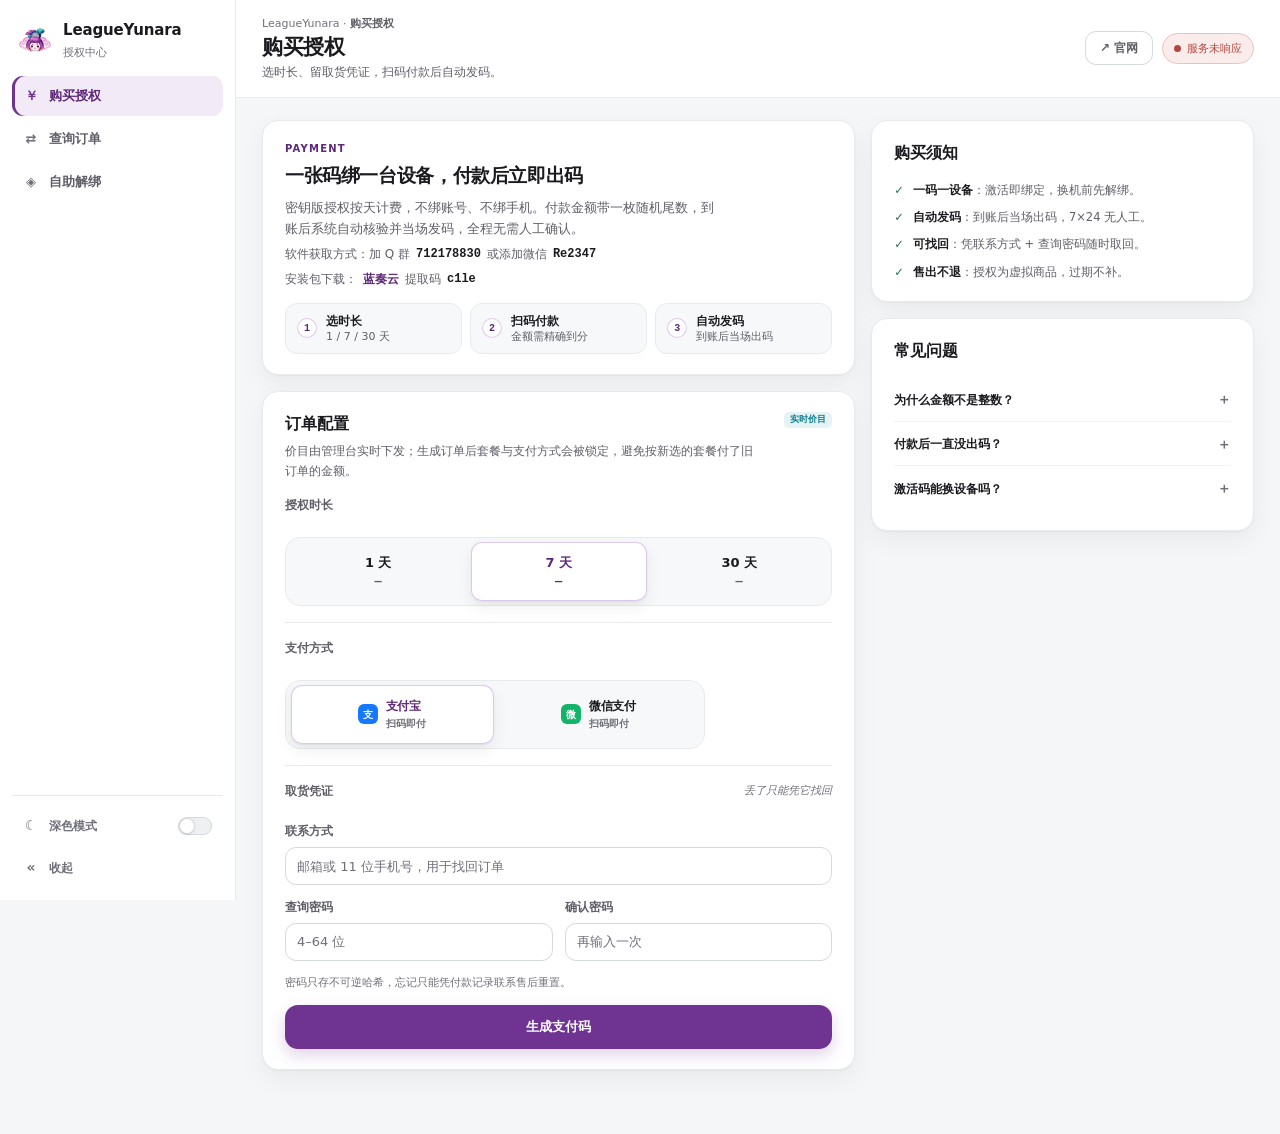
<file: index.html>
<!doctype html>
<html lang="zh-CN">
  <head>
    <meta charset="UTF-8" />
    <meta http-equiv="Content-Security-Policy" content="default-src 'self'; script-src 'self'; style-src 'self'; img-src 'self' data:; connect-src 'self' https://1476066536-elj6sayzy3.ap-hongkong.tencentscf.com https://pay-api.re2347.ccwu.cc https://kzqgphxrghdclkwneqyn.supabase.co https://license.re2347.ccwu.cc; base-uri 'none'; form-action 'self'; object-src 'none'" />
    <meta name="referrer" content="no-referrer" />
    <meta name="viewport" content="width=device-width, initial-scale=1, viewport-fit=cover" />
    <meta name="theme-color" content="#f5f6f7" />
    <meta name="description" content="LeagueYunara 授权中心：购买授权、查询订单、自助解绑集中在一个控制台式页面。" />
    <title>购买授权 · LeagueYunara</title>
    <link rel="icon" href="./assets/mark.png" type="image/png" />
    <!-- 主题与侧栏折叠必须在首次绘制前落到 <html> 上，否则会先闪一下白、再闪一下展开态。
         页面 CSP 是 script-src 'self'，所以这段只能是独立文件，不能内联。 -->
    <script src="./theme.js"></script>
    <!-- 库存查询与解绑探活在脚本初始化时就要打接口；提前握手，省掉那次 DNS+TCP+TLS 排队。
         三条都留着：SCF 香港是主通道，Supabase 是第二通道，CF Worker 是最后兜底。 -->
    <link rel="preconnect" href="https://1476066536-elj6sayzy3.ap-hongkong.tencentscf.com" crossorigin />
    <link rel="preconnect" href="https://kzqgphxrghdclkwneqyn.supabase.co" crossorigin />
    <link rel="preconnect" href="https://pay-api.re2347.ccwu.cc" crossorigin />
    <link rel="preconnect" href="https://license.re2347.ccwu.cc" crossorigin />
    <link rel="stylesheet" href="./pay.css" />
  </head>
  <body>
    <a class="skip-link" href="#main">跳到主要内容</a>

    <div class="app-shell">
      <aside class="sider" id="sidebar">
        <a class="sider__brand" href="#pay" aria-label="LeagueYunara 授权中心，回到购买授权">
          <span class="brand-mark" aria-hidden="true"><img src="./assets/mark.png" alt="" /></span>
          <span class="brand-text">
            <strong>LeagueYunara</strong>
            <small>授权中心</small>
          </span>
        </a>

        <nav class="sider__menu" aria-label="买家功能">
          <span class="menu-cursor" aria-hidden="true"></span>
          <a class="menu-item is-active" href="#pay" data-view="pay"><span class="menu-item__icon" aria-hidden="true">￥</span><span class="menu-item__text">购买授权</span></a>
          <a class="menu-item" href="#query" data-view="query"><span class="menu-item__icon" aria-hidden="true">⇄</span><span class="menu-item__text">查询订单</span></a>
          <a class="menu-item" href="#unbind" data-view="unbind"><span class="menu-item__icon" aria-hidden="true">◈</span><span class="menu-item__text">自助解绑</span></a>
        </nav>

        <div class="sider__foot">
          <button class="theme-toggle" id="theme-toggle" type="button" role="switch" aria-checked="false">
            <span class="theme-toggle__glyph" aria-hidden="true">☾</span>
            <span class="theme-toggle__text">深色模式</span>
            <span class="theme-toggle__knob" aria-hidden="true"></span>
          </button>
          <button class="sider__collapse" id="sider-collapse" type="button">
            <span class="sider__collapse-icon" aria-hidden="true">«</span>
            <span>收起</span>
          </button>
        </div>
      </aside>

      <div class="layout">
        <header class="page-head">
          <button class="icon-button" id="nav-toggle" type="button" aria-label="打开功能菜单" aria-expanded="false">☰</button>
          <div class="page-head__text">
            <p class="crumb">LeagueYunara · <strong id="crumb-text">购买授权</strong></p>
            <h1 id="view-title">购买授权</h1>
            <p class="page-desc" id="view-desc">选时长、留取货凭证，扫码付款后自动发码。</p>
          </div>
          <div class="page-head__actions">
            <a class="button button-quiet" href="https://re2347.github.io/leagueyunara-shop/" target="_blank" rel="noopener noreferrer">↗ 官网</a>
            <span class="connection-state" id="service-state">服务自检中</span>
          </div>
        </header>

        <main class="page-body" id="main">
          <!-- ================================================== 购买授权
               这个视图里的 .stage / [data-plan] / [data-method] 是 pay.js 的私有选择器：
               它用 document.querySelectorAll(".stage") 这种全局查询，所以 .stage 只能出现在这里。 -->
          <section class="view" data-view="pay" aria-labelledby="view-title">
            <div class="page-grid">
              <div class="stack">
                <section class="card intro-card" aria-labelledby="intro-title">
                  <div class="intro-head">
                    <div>
                      <p class="eyebrow">PAYMENT</p>
                      <h2 class="intro-title" id="intro-title">一张码绑一台设备，付款后立即出码</h2>
                      <p class="intro-copy">密钥版授权按天计费，不绑账号、不绑手机。付款金额带一枚随机尾数，到账后系统自动核验并当场发码，全程无需人工确认。</p>
                      <p class="contact-line">软件获取方式：加 Q 群 <b>712178830</b> 或添加微信 <b>Re2347</b></p>
                      <p class="contact-line">安装包下载：<a href="https://wwboj.lanzouc.com/b01euq54ah" target="_blank" rel="noopener noreferrer">蓝奏云</a> 提取码 <b>c1le</b></p>
                    </div>
                  </div>
                  <div class="flow" aria-label="购买流程">
                    <div class="flow__step"><span class="flow__n">1</span><span class="flow__text"><b>选时长</b>1 / 7 / 30 天</span></div>
                    <div class="flow__step"><span class="flow__n">2</span><span class="flow__text"><b>扫码付款</b>金额需精确到分</span></div>
                    <div class="flow__step"><span class="flow__n">3</span><span class="flow__text"><b>自动发码</b>到账后当场出码</span></div>
                  </div>
                </section>

                <section class="card" aria-labelledby="order-title">
                  <!-- 1 · 选择与登记 -->
                  <div class="stage" data-stage="setup">
                    <div class="card__head">
                      <div>
                        <h2 id="order-title">订单配置</h2>
                        <p class="card__desc">价目由管理台实时下发；生成订单后套餐与支付方式会被锁定，避免按新选的套餐付了旧订单的金额。</p>
                      </div>
                      <span class="tag tag-teal">实时价目</span>
                    </div>

                    <div class="form-block">
                      <div class="block-label">
                        <span>授权时长</span>
                        <em class="stock" id="stock" data-level="ok" hidden>库存充足</em>
                      </div>
                      <div class="seg" role="radiogroup" aria-label="授权时长" data-seg="plan">
                        <span class="seg__cursor" aria-hidden="true"></span>
                        <button class="seg__item" type="button" role="radio" aria-checked="false" data-plan="1"><b>1 天</b><i>—</i></button>
                        <button class="seg__item" type="button" role="radio" aria-checked="true" data-plan="7"><b>7 天</b><i>—</i></button>
                        <button class="seg__item" type="button" role="radio" aria-checked="false" data-plan="30"><b>30 天</b><i>—</i></button>
                      </div>
                    </div>

                    <div class="form-block">
                      <div class="block-label"><span>支付方式</span></div>
                      <div class="seg seg--method" role="radiogroup" aria-label="支付方式" data-seg="method">
                        <span class="seg__cursor" aria-hidden="true"></span>
                        <button class="seg__item method" type="button" role="radio" aria-checked="true" data-method="alipay"><span class="method__mark alipay" aria-hidden="true">支</span><span class="method__text"><b>支付宝</b><small>扫码即付</small></span></button>
                        <button class="seg__item method" type="button" role="radio" aria-checked="false" data-method="wechat"><span class="method__mark wechat" aria-hidden="true">微</span><span class="method__text"><b>微信支付</b><small>扫码即付</small></span></button>
                      </div>
                    </div>

                    <div class="form-block">
                      <div class="block-label"><span>取货凭证</span><em class="hint">丢了只能凭它找回</em></div>
                      <form class="voucher" id="order-form" novalidate>
                        <label class="field">
                          <span>联系方式</span>
                          <input id="contact" type="text" autocomplete="email" inputmode="email" maxlength="200" placeholder="邮箱或 11 位手机号，用于找回订单" required />
                        </label>
                        <div class="field-row">
                          <label class="field">
                            <span>查询密码</span>
                            <input id="password" type="password" autocomplete="new-password" minlength="4" maxlength="64" placeholder="4–64 位" required />
                          </label>
                          <label class="field">
                            <span>确认密码</span>
                            <input id="password2" type="password" autocomplete="new-password" minlength="4" maxlength="64" placeholder="再输入一次" required />
                          </label>
                        </div>
                        <p class="hint" id="form-hint">密码只存不可逆哈希，忘记只能凭付款记录联系售后重置。</p>
                        <button class="button button-primary button-lg button-block" type="submit" id="create-order">生成支付码</button>
                      </form>
                    </div>
                  </div>

                  <!-- 2 · 付款 -->
                  <div class="stage" data-stage="pay" hidden>
                    <div class="pay-head">
                      <div>
                        <p class="eyebrow" id="pay-channel">支付宝收款</p>
                        <!-- pay.js 把「￥20.13」整串写进这个元素，所以 ￥ 由 JS 带，标记里不再另写一份。 -->
                        <p class="amount" id="pay-amount">￥0.00</p>
                        <p class="amount-note">请在倒计时内完成支付，超时后这笔订单的尾数会回收给别人。</p>
                      </div>
                      <div class="countdown" data-expired="false">
                        <span class="clock" id="timer-clock">02:00</span>
                        <span class="countdown__label" id="timer-state">等待支付</span>
                      </div>
                    </div>
                    <!-- 进度条由 pay.js 写 --left 驱动（scaleX）。 -->
                    <div class="timer-track"><div class="timer-fill" id="timer-fill"></div></div>

                    <div class="callout pay-callout">
                      <span class="callout__icon" aria-hidden="true">!</span>
                      <p class="callout__body" id="mustpay">务必按此金额付款，否则无法自动到账</p>
                    </div>

                    <div class="pay-grid pay-grid--spaced">
                      <div class="qr-plate" id="qr-plate">
                        <img id="qr-image" alt="收款二维码" />
                        <p class="qr-plate__fallback" id="qr-fallback" hidden>收款码加载失败，请刷新页面</p>
                        <p class="qr-caption"><span aria-hidden="true">◧</span> 扫码后在收款页输入 <b>精确金额</b></p>
                      </div>
                      <div class="pay-side">
                        <button class="button button-quiet button-block" type="button" id="copy-amount">复制金额</button>
                        <button class="button button-quiet button-block" type="button" id="restart">重新选择套餐</button>
                        <p class="hint">扫码后在收款页输入上面的金额；到账后自动核验发放，无需提交付款截图。若长时间没有出码，凭付款记录联系售后。</p>
                      </div>
                    </div>
                  </div>

                  <!-- 3 · 出码 -->
                  <div class="stage" data-stage="done" hidden>
                    <div class="done-head">
                      <span class="done-check" aria-hidden="true">✓</span>
                      <p class="eyebrow">DELIVERED</p>
                      <h2 class="done-title">支付已确认，激活码已发放</h2>
                      <p class="done-copy">这张码已绑定到第一台激活它的设备。换电脑前请到「自助解绑」释放旧设备，否则新机器会激活失败。</p>
                    </div>
                    <div class="code-plate">
                      <span class="code-plate__value" id="delivery-code">--------</span>
                      <button class="button button-quiet" type="button" id="copy-code">复制激活码</button>
                    </div>
                    <ol class="next-steps">
                      <li><span>01</span><span>打开客户端授权窗口，把激活码粘进去，点<b>激活</b>。</span></li>
                      <li><span>02</span><span>这台设备会成为<b>唯一</b>绑定设备；同一天内换机需要走自助解绑。</span></li>
                      <li><span>03</span><span>凭证（联系方式 + 查询密码）可随时在<b>查询订单</b>里取回这张码。</span></li>
                    </ol>
                    <div class="result-actions">
                      <a class="button button-primary" href="#query">去查询订单</a>
                      <a class="button button-quiet" href="#unbind">自助解绑</a>
                    </div>
                  </div>

                  <!-- 4 · 过期 -->
                  <div class="stage" data-stage="expired" hidden>
                    <div class="done-head">
                      <span class="done-check done-check--warn" aria-hidden="true">⌛</span>
                      <p class="eyebrow">EXPIRED</p>
                      <h2 class="done-title">这笔订单超时了</h2>
                      <p class="done-copy">尾数池里的金额会在两分钟后回收给别人，所以这笔订单不能再付。还没付款的话重新生成即可；若已经付款，请凭付款记录联系官方客服人工补发。</p>
                    </div>
                    <div class="result-actions">
                      <button class="button button-primary" type="button" id="retry">重新生成支付码</button>
                      <a class="button button-quiet" href="#query">先查订单</a>
                    </div>
                  </div>
                </section>
              </div>

              <aside class="rail">
                <section class="card" aria-labelledby="rules-title">
                  <div class="card__head"><h2 id="rules-title">购买须知</h2></div>
                  <ul class="trust-list">
                    <li><i aria-hidden="true">✓</i><span><b>一码一设备</b>：激活即绑定，换机前先解绑。</span></li>
                    <li><i aria-hidden="true">✓</i><span><b>自动发码</b>：到账后当场出码，7×24 无人工。</span></li>
                    <li><i aria-hidden="true">✓</i><span><b>可找回</b>：凭联系方式 + 查询密码随时取回。</span></li>
                    <li><i aria-hidden="true">✓</i><span><b>售出不退</b>：授权为虚拟商品，过期不补。</span></li>
                  </ul>
                </section>

                <section class="card" aria-labelledby="pay-faq-title">
                  <div class="card__head"><h2 id="pay-faq-title">常见问题</h2></div>
                  <div class="faq" data-faq>
                    <div class="faq__item">
                      <button class="faq__q" type="button" aria-expanded="false">为什么金额不是整数？<span class="faq__sign" aria-hidden="true">＋</span></button>
                      <div class="faq__a"><div>每位买家会分到一枚不同的分位尾数，系统按「金额 + 时间窗」匹配到账记录。付整数会让系统无法判断这笔钱属于哪张订单。</div></div>
                    </div>
                    <div class="faq__item">
                      <button class="faq__q" type="button" aria-expanded="false">付款后一直没出码？<span class="faq__sign" aria-hidden="true">＋</span></button>
                      <div class="faq__a"><div>先确认实付金额与页面完全一致。一致却没出码，带上付款截图与订单号找群管，能按订单号直接补发。</div></div>
                    </div>
                    <div class="faq__item">
                      <button class="faq__q" type="button" aria-expanded="false">激活码能换设备吗？<span class="faq__sign" aria-hidden="true">＋</span></button>
                      <div class="faq__a"><div>可以，每天有两次自助解绑额度（北京时间 00:00 重置）。解绑后旧设备下次校验时退出，新设备用同一张码激活。</div></div>
                    </div>
                  </div>
                </section>
              </aside>
            </div>
          </section>

          <!-- ================================================== 查询订单 -->
          <section class="view" data-view="query" hidden aria-labelledby="view-title">
            <div class="page-grid">
              <div class="stack">
                <section class="card" aria-labelledby="search-title">
                  <div class="card__head">
                    <div>
                      <h2 id="search-title">凭联系方式查询</h2>
                      <p class="card__desc">填下单时留的邮箱或手机号，会列出它名下的全部订单；也可以直接填订单号，但那样只能看到那一单。</p>
                    </div>
                    <span class="tag">无需登录</span>
                  </div>
                  <form class="search-form" id="query-form" novalidate>
                    <label class="field" for="query-input">
                      <span>联系方式 <em>或订单号</em></span>
                      <input id="query-input" type="text" autocomplete="off" maxlength="200" placeholder="邮箱 / 11 位手机号 / 订单号" required />
                    </label>
                    <button class="button button-primary" type="submit">查询</button>
                  </form>
                  <p class="hint hint-spaced">密码只存不可逆哈希；查看卡密要用那笔订单的查询密码，连续输错会按订单临时锁定。</p>
                </section>

                <section class="card" aria-labelledby="results-title">
                  <div class="card__head">
                    <div>
                      <h2 id="results-title">订单列表</h2>
                      <p class="card__desc">每张订单要单独输入查询密码才会显示激活码，查看动作会写入审计记录。</p>
                    </div>
                  </div>
                  <div id="results" class="results" aria-live="polite"></div>
                </section>
              </div>

              <aside class="rail">
                <section class="card" aria-labelledby="how-title">
                  <div class="card__head">
                    <div>
                      <p class="section-kicker">HOW IT WORKS</p>
                      <h2 id="how-title">三步取回激活码</h2>
                    </div>
                  </div>
                  <ol class="next-steps">
                    <li><span>01</span><span>填<b>下单时留的</b>邮箱或手机号，或直接填订单号。</span></li>
                    <li><span>02</span><span>在列表里找到对应的那一笔，核对<b>金额与时间</b>。</span></li>
                    <li><span>03</span><span>输入那笔订单的<b>查询密码</b>才显示激活码。</span></li>
                  </ol>
                  <p class="card__foot">订单号在付款页与付款备注里都能看到。</p>
                </section>

                <section class="card" aria-labelledby="query-faq-title">
                  <div class="card__head"><h2 id="query-faq-title">常见问题</h2></div>
                  <div class="faq" data-faq>
                    <div class="faq__item">
                      <button class="faq__q" type="button" aria-expanded="false">密码忘了怎么办？<span class="faq__sign" aria-hidden="true">＋</span></button>
                      <div class="faq__a"><div>密码不可逆保存，页面无法重置。带上付款记录联系群管，核对该笔订单的金额与时间后人工重置。</div></div>
                    </div>
                    <div class="faq__item">
                      <button class="faq__q" type="button" aria-expanded="false">为什么显示已锁定？<span class="faq__sign" aria-hidden="true">＋</span></button>
                      <div class="faq__a"><div>同一笔订单短时间内输错多次密码会触发锁定，避免被逐个试探。等锁定过去后重试，或联系售后按订单解锁。</div></div>
                    </div>
                    <div class="faq__item">
                      <button class="faq__q" type="button" aria-expanded="false">查到了但显示没发码？<span class="faq__sign" aria-hidden="true">＋</span></button>
                      <div class="faq__a"><div>「待支付 / 核验中」的订单还没有激活码。若已付满金额仍是这样，带订单号找群管补发。</div></div>
                    </div>
                  </div>
                </section>
              </aside>
            </div>
          </section>

          <!-- ================================================== 自助解绑 -->
          <section class="view" data-view="unbind" hidden aria-labelledby="view-title">
            <div class="page-grid">
              <div class="stack">
                <ol class="steps" aria-label="解绑流程">
                  <li><b>填激活码</b><span>客户端「授权」窗口或购买记录里</span></li>
                  <li><b>确认解绑</b><span>这一步会立刻让旧设备掉线</span></li>
                  <li><b>新设备激活</b><span>用同一张码，无需重新购买</span></li>
                </ol>

                <section class="card" aria-labelledby="unbind-title">
                  <div class="card__head">
                    <div>
                      <h2 id="unbind-title">释放当前绑定的设备</h2>
                      <p class="card__desc">解绑只释放「设备绑定」，不动授权时长。勾选确认后提交，结果会显示在下方。</p>
                    </div>
                    <span class="tag">每日 1 次</span>
                  </div>

                  <form class="voucher" id="unbind-form" novalidate>
                    <div class="field">
                      <label for="license-code">激活码</label>
                      <input
                        id="license-code"
                        name="license-code"
                        class="code-input"
                        type="text"
                        autocomplete="off"
                        autocapitalize="characters"
                        spellcheck="false"
                        maxlength="64"
                        placeholder="形如 XXXX-XXXX-XXXX-XXXX-XXXX-XXXX-XXXX"
                        aria-describedby="code-error"
                        required
                      />
                      <p class="hint is-error" id="code-error" hidden></p>
                      <p class="hint">大小写和短横线都可以省略，服务端按原样识别；粘贴后会自动分组。</p>
                    </div>

                    <p class="warn-box">
                      每张激活码<b>每天可自助解绑两次</b>，北京时间凌晨 00:00 重置。
                      解绑本身不退款、不延长授权时间，也不会把剩余天数转给另一张码。
                    </p>

                    <label class="confirm" for="unbind-confirm">
                      <input type="checkbox" id="unbind-confirm" name="unbind-confirm" />
                      <span>我知道<b>旧电脑上的软件会立刻失效</b>，确认释放这台设备。</span>
                    </label>

                    <button class="button button-primary button-lg button-block" id="unbind-submit" type="submit" disabled>解绑旧设备</button>
                  </form>
                </section>

                <section class="result-panel" id="result-panel" hidden aria-live="polite" aria-atomic="true"></section>

                <p class="footnote">
                  激活码忘了、已过期或被撤销，走不了这个页面？加 Q 群 <b>712178830</b> 或微信 <b>Re2347</b> 找群管人工处理，需要提供这张码的所有权说明。
                </p>
              </div>

              <aside class="rail">
                <section class="card" aria-labelledby="unbind-rules-title">
                  <div class="card__head">
                    <div>
                      <p class="section-kicker">RULES</p>
                      <h2 id="unbind-rules-title">解绑规则</h2>
                    </div>
                  </div>
                  <ul class="trust-list">
                    <li><i aria-hidden="true">1</i><span><b>每天两次</b>：同一张码一天内最多放行两次，防止一号多机。</span></li>
                    <li><i aria-hidden="true">2</i><span><b>北京时间 00:00 重置</b>：不是「24 小时后」，是零点。</span></li>
                    <li><i aria-hidden="true">3</i><span><b>不退款不延期</b>：解绑只换设备，授权时长照旧流逝。</span></li>
                    <li><i aria-hidden="true">4</i><span><b>失败不计次</b>：服务端回滚后今天这次不会消耗。</span></li>
                  </ul>
                </section>

                <section class="card" aria-labelledby="after-title">
                  <div class="card__head"><h2 id="after-title">解绑之后会发生什么</h2></div>
                  <ol class="next-steps">
                    <li><span>01</span><span>当前绑定的设备在下一次心跳校验时收到<b>退出</b>指令。</span></li>
                    <li><span>02</span><span>新电脑打开客户端，粘贴<b>同一张激活码</b>即可完成激活。</span></li>
                    <li><span>03</span><span>如果客户端还停留在已激活界面，重启一次客户端即可。</span></li>
                  </ol>
                </section>

                <section class="card help-card" aria-labelledby="help-title">
                  <div class="card__head"><h2 id="help-title">走不通这条路？</h2></div>
                  <div class="help-row"><span>QQ 群</span><b>712178830</b></div>
                  <div class="help-row"><span>微信</span><b>Re2347</b></div>
                  <p class="card__foot">卡密过期、被撤销，或一天内要解绑两台设备，只能人工处理；带上卡密与请求号。</p>
                </section>
              </aside>
            </div>
          </section>
        </main>
      </div>
    </div>

    <div class="scrim" id="scrim"></div>
    <div id="toast" class="toast" role="status" aria-live="polite"></div>

    <!-- 三个业务脚本以 module 方式加载：module 的顶层作用域天然隔离，
         它们各自那份 const state / $ / toast 不会互相覆盖，脚本本身一行都不用改。
         顺序即执行顺序，shell.js 放最后负责视图路由。 -->
    <script type="module" src="./pay.js"></script>
    <script type="module" src="./query.js"></script>
    <script type="module" src="./unbind.js"></script>
    <script type="module" src="./shell.js"></script>
  </body>
</html>
</file>
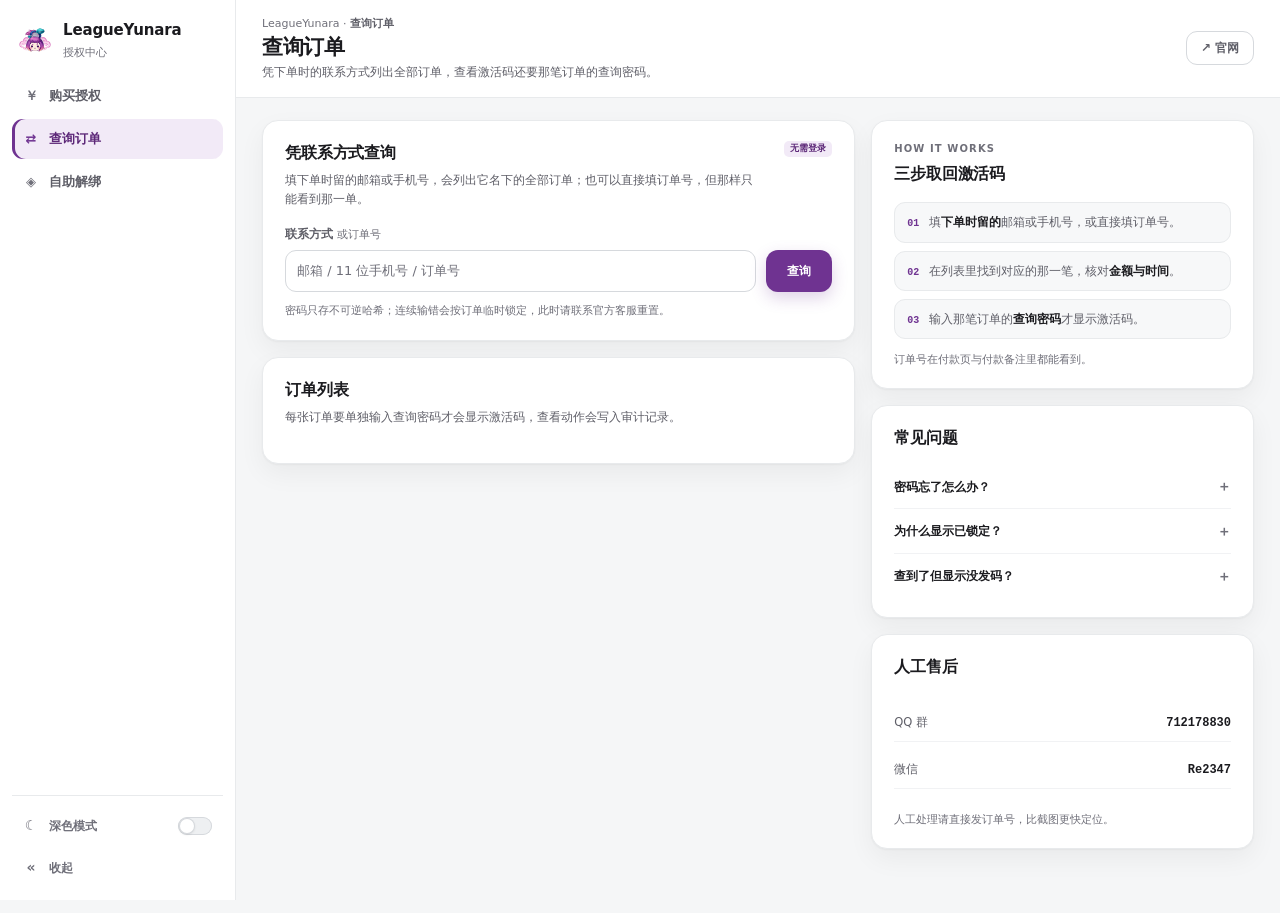
<file: query.html>
<!doctype html>
<html lang="zh-CN">
  <head>
    <meta charset="UTF-8" />
    <meta http-equiv="Content-Security-Policy" content="default-src 'self'; script-src 'self'; style-src 'self'; img-src 'self' data:; connect-src 'self' https://1476066536-elj6sayzy3.ap-hongkong.tencentscf.com https://pay-api.re2347.ccwu.cc https://kzqgphxrghdclkwneqyn.supabase.co https://license.re2347.ccwu.cc; base-uri 'none'; form-action 'self'; object-src 'none'" />
    <meta name="referrer" content="no-referrer" />
    <meta name="viewport" content="width=device-width, initial-scale=1, viewport-fit=cover" />
    <meta name="theme-color" content="#f5f6f7" />
    <meta name="description" content="凭下单时留的联系方式或订单号查询 LeagueYunara 授权订单，再输入查询密码查看激活码。" />
    <title>查询订单 · LeagueYunara</title>
    <link rel="icon" href="./assets/mark.png" type="image/png" />
    <script src="./theme.js"></script>
    <link rel="preconnect" href="https://kzqgphxrghdclkwneqyn.supabase.co" crossorigin />
    <link rel="preconnect" href="https://1476066536-elj6sayzy3.ap-hongkong.tencentscf.com" crossorigin />
    <link rel="stylesheet" href="./pay.css" />
  </head>
  <body>
    <a class="skip-link" href="#main">跳到主要内容</a>

    <div class="app-shell">
      <aside class="sider" id="sidebar">
        <span class="sider__brand">
          <span class="brand-mark" aria-hidden="true"><img src="./assets/mark.png" alt="" /></span>
          <span class="brand-text">
            <strong>LeagueYunara</strong>
            <small>授权中心</small>
          </span>
        </span>

        <nav class="sider__menu" aria-label="买家功能">
          <span class="menu-cursor" aria-hidden="true"></span>
          <a class="menu-item" href="./"><span class="menu-item__icon" aria-hidden="true">￥</span><span class="menu-item__text">购买授权</span></a>
          <a class="menu-item is-active" href="./query.html" aria-current="page"><span class="menu-item__icon" aria-hidden="true">⇄</span><span class="menu-item__text">查询订单</span></a>
          <a class="menu-item" href="./unbind.html"><span class="menu-item__icon" aria-hidden="true">◈</span><span class="menu-item__text">自助解绑</span></a>
        </nav>

        <div class="sider__foot">
          <button class="theme-toggle" id="theme-toggle" type="button" role="switch" aria-checked="false">
            <span class="theme-toggle__glyph" aria-hidden="true">☾</span>
            <span class="theme-toggle__text">深色模式</span>
            <span class="theme-toggle__knob" aria-hidden="true"></span>
          </button>
          <button class="sider__collapse" id="sider-collapse" type="button">
            <span class="sider__collapse-icon" aria-hidden="true">«</span>
            <span>收起</span>
          </button>
        </div>
      </aside>

      <div class="layout">
        <header class="page-head">
          <button class="icon-button" id="nav-toggle" type="button" aria-label="打开功能菜单" aria-expanded="false">☰</button>
          <div class="page-head__text">
            <p class="crumb">LeagueYunara · <strong>查询订单</strong></p>
            <h1>查询订单</h1>
            <p class="page-desc">凭下单时的联系方式列出全部订单，查看激活码还要那笔订单的查询密码。</p>
          </div>
          <div class="page-head__actions">
            <a class="button button-quiet" href="https://re2347.github.io/leagueyunara-shop/" target="_blank" rel="noopener noreferrer">↗ 官网</a>
          </div>
        </header>

        <main class="page-body" id="main">
          <div class="page-grid">
            <div class="stack">
              <section class="card" aria-labelledby="search-title">
                <div class="card__head">
                  <div>
                    <h2 id="search-title">凭联系方式查询</h2>
                    <p class="card__desc">填下单时留的邮箱或手机号，会列出它名下的全部订单；也可以直接填订单号，但那样只能看到那一单。</p>
                  </div>
                  <span class="tag">无需登录</span>
                </div>
                <form class="search-form" id="query-form" novalidate>
                  <label class="field" for="query-input">
                    <span>联系方式 <em>或订单号</em></span>
                    <input id="query-input" type="text" autocomplete="off" maxlength="200" placeholder="邮箱 / 11 位手机号 / 订单号" required />
                  </label>
                  <button class="button button-primary" type="submit">查询</button>
                </form>
                <p class="hint hint-spaced">密码只存不可逆哈希；连续输错会按订单临时锁定，此时请联系官方客服重置。</p>
              </section>

              <section class="card" aria-labelledby="results-title">
                <div class="card__head">
                  <div>
                    <h2 id="results-title">订单列表</h2>
                    <p class="card__desc">每张订单要单独输入查询密码才会显示激活码，查看动作会写入审计记录。</p>
                  </div>
                </div>
                <div id="results" class="results" aria-live="polite"></div>
              </section>
            </div>

            <aside class="rail">
              <section class="card" aria-labelledby="how-title">
                <div class="card__head">
                  <div>
                    <p class="section-kicker">HOW IT WORKS</p>
                    <h2 id="how-title">三步取回激活码</h2>
                  </div>
                </div>
                <ol class="next-steps">
                  <li><span>01</span><span>填<b>下单时留的</b>邮箱或手机号，或直接填订单号。</span></li>
                  <li><span>02</span><span>在列表里找到对应的那一笔，核对<b>金额与时间</b>。</span></li>
                  <li><span>03</span><span>输入那笔订单的<b>查询密码</b>才显示激活码。</span></li>
                </ol>
                <p class="card__foot">订单号在付款页与付款备注里都能看到。</p>
              </section>

              <section class="card" aria-labelledby="faq-title">
                <div class="card__head"><h2 id="faq-title">常见问题</h2></div>
                <div class="faq" data-faq>
                  <div class="faq__item">
                    <button class="faq__q" type="button" aria-expanded="false">密码忘了怎么办？<span class="faq__sign" aria-hidden="true">＋</span></button>
                    <div class="faq__a"><div>密码不可逆保存，页面无法重置。带上付款记录联系群管，核对该笔订单的金额与时间后人工重置。</div></div>
                  </div>
                  <div class="faq__item">
                    <button class="faq__q" type="button" aria-expanded="false">为什么显示已锁定？<span class="faq__sign" aria-hidden="true">＋</span></button>
                    <div class="faq__a"><div>同一笔订单短时间内输错多次密码会触发锁定，避免被逐个试探。等锁定过去后重试，或联系售后按订单解锁。</div></div>
                  </div>
                  <div class="faq__item">
                    <button class="faq__q" type="button" aria-expanded="false">查到了但显示没发码？<span class="faq__sign" aria-hidden="true">＋</span></button>
                    <div class="faq__a"><div>「待支付 / 核验中」的订单还没有激活码。若已付满金额仍是这样，带订单号找群管补发。</div></div>
                  </div>
                </div>
              </section>

              <section class="card help-card" aria-labelledby="help-title">
                <div class="card__head"><h2 id="help-title">人工售后</h2></div>
                <div class="help-row"><span>QQ 群</span><b>712178830</b></div>
                <div class="help-row"><span>微信</span><b>Re2347</b></div>
                <p class="card__foot">人工处理请直接发订单号，比截图更快定位。</p>
              </section>
            </aside>
          </div>
        </main>
      </div>
    </div>

    <div class="scrim" id="scrim"></div>
    <div id="toast" class="toast" role="status" aria-live="polite"></div>
    <script src="./shell.js" defer></script>
    <script src="./query.js" defer></script>
  </body>
</html>
</file>
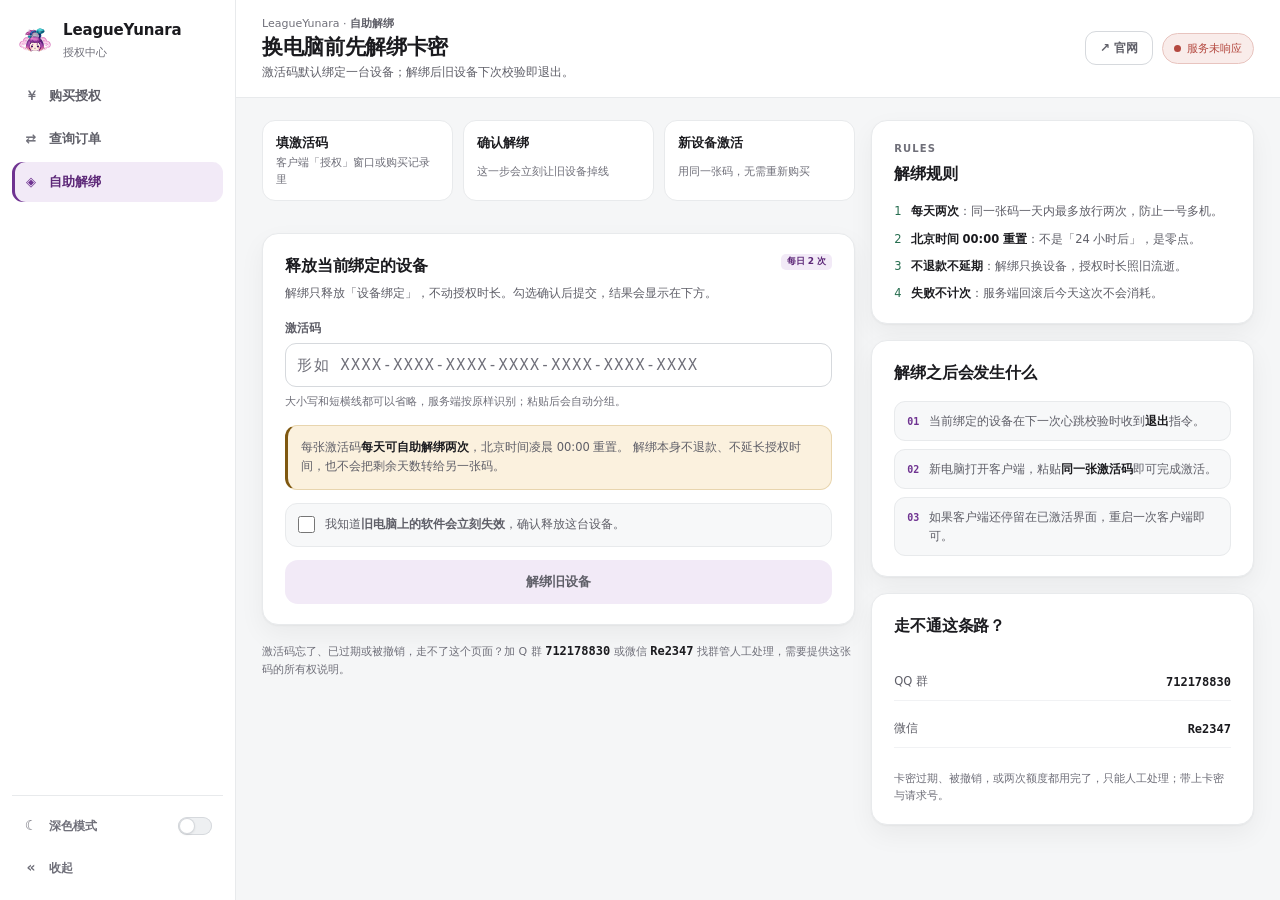
<file: unbind.html>
<!doctype html>
<html lang="zh-CN">
  <head>
    <meta charset="UTF-8" />
    <meta http-equiv="Content-Security-Policy" content="default-src 'self'; script-src 'self'; style-src 'self'; img-src 'self' data:; connect-src 'self' https://1476066536-elj6sayzy3.ap-hongkong.tencentscf.com https://pay-api.re2347.ccwu.cc https://kzqgphxrghdclkwneqyn.supabase.co https://license.re2347.ccwu.cc; base-uri 'none'; form-action 'self'; object-src 'none'" />
    <meta name="referrer" content="no-referrer" />
    <meta name="viewport" content="width=device-width, initial-scale=1, viewport-fit=cover" />
    <meta name="theme-color" content="#f5f6f7" />
    <meta name="description" content="LeagueYunara 激活码自助解绑：换电脑前释放旧设备绑定，每天两次，北京时间 00:00 重置。" />
    <meta name="robots" content="index,follow" />
    <title>自助解绑 · LeagueYunara</title>
    <link rel="icon" href="./assets/mark.png" type="image/png" />
    <script src="./theme.js"></script>
    <link rel="preconnect" href="https://1476066536-elj6sayzy3.ap-hongkong.tencentscf.com" crossorigin />
    <link rel="preconnect" href="https://kzqgphxrghdclkwneqyn.supabase.co" crossorigin />
    <link rel="preconnect" href="https://license.re2347.ccwu.cc" crossorigin />
    <link rel="stylesheet" href="./pay.css" />
  </head>
  <body>
    <a class="skip-link" href="#main">跳到主要内容</a>

    <div class="app-shell">
      <aside class="sider" id="sidebar">
        <span class="sider__brand">
          <span class="brand-mark" aria-hidden="true"><img src="./assets/mark.png" alt="" /></span>
          <span class="brand-text">
            <strong>LeagueYunara</strong>
            <small>授权中心</small>
          </span>
        </span>

        <nav class="sider__menu" aria-label="买家功能">
          <span class="menu-cursor" aria-hidden="true"></span>
          <a class="menu-item" href="./"><span class="menu-item__icon" aria-hidden="true">￥</span><span class="menu-item__text">购买授权</span></a>
          <a class="menu-item" href="./query.html"><span class="menu-item__icon" aria-hidden="true">⇄</span><span class="menu-item__text">查询订单</span></a>
          <a class="menu-item is-active" href="./unbind.html" aria-current="page"><span class="menu-item__icon" aria-hidden="true">◈</span><span class="menu-item__text">自助解绑</span></a>
        </nav>

        <div class="sider__foot">
          <button class="theme-toggle" id="theme-toggle" type="button" role="switch" aria-checked="false">
            <span class="theme-toggle__glyph" aria-hidden="true">☾</span>
            <span class="theme-toggle__text">深色模式</span>
            <span class="theme-toggle__knob" aria-hidden="true"></span>
          </button>
          <button class="sider__collapse" id="sider-collapse" type="button">
            <span class="sider__collapse-icon" aria-hidden="true">«</span>
            <span>收起</span>
          </button>
        </div>
      </aside>

      <div class="layout">
        <header class="page-head">
          <button class="icon-button" id="nav-toggle" type="button" aria-label="打开功能菜单" aria-expanded="false">☰</button>
          <div class="page-head__text">
            <p class="crumb">LeagueYunara · <strong>自助解绑</strong></p>
            <h1>换电脑前先解绑卡密</h1>
            <p class="page-desc">激活码默认绑定一台设备；解绑后旧设备下次校验即退出。</p>
          </div>
          <div class="page-head__actions">
            <a class="button button-quiet" href="https://re2347.github.io/leagueyunara-shop/" target="_blank" rel="noopener noreferrer">↗ 官网</a>
            <span class="connection-state" id="service-state">服务自检中</span>
          </div>
        </header>

        <main class="page-body" id="main">
          <div class="page-grid">
            <div class="stack">
              <ol class="steps" aria-label="解绑流程">
                <li><b>填激活码</b><span>客户端「授权」窗口或购买记录里</span></li>
                <li><b>确认解绑</b><span>这一步会立刻让旧设备掉线</span></li>
                <li><b>新设备激活</b><span>用同一张码，无需重新购买</span></li>
              </ol>

              <section class="card" aria-labelledby="unbind-title">
                <div class="card__head">
                  <div>
                    <h2 id="unbind-title">释放当前绑定的设备</h2>
                    <p class="card__desc">解绑只释放「设备绑定」，不动授权时长。勾选确认后提交，结果会显示在下方。</p>
                  </div>
                  <span class="tag">每日 2 次</span>
                </div>

                <form class="voucher" id="unbind-form" novalidate>
                  <div class="field">
                    <label for="license-code">激活码</label>
                    <input
                      id="license-code"
                      name="license-code"
                      class="code-input"
                      type="text"
                      autocomplete="off"
                      autocapitalize="characters"
                      spellcheck="false"
                      maxlength="64"
                      placeholder="形如 XXXX-XXXX-XXXX-XXXX-XXXX-XXXX-XXXX"
                      aria-describedby="code-error"
                      required
                    />
                    <p class="hint is-error" id="code-error" hidden></p>
                    <p class="hint">大小写和短横线都可以省略，服务端按原样识别；粘贴后会自动分组。</p>
                  </div>

                  <p class="warn-box">
                    每张激活码<b>每天可自助解绑两次</b>，北京时间凌晨 00:00 重置。
                    解绑本身不退款、不延长授权时间，也不会把剩余天数转给另一张码。
                  </p>

                  <label class="confirm" for="unbind-confirm">
                    <input type="checkbox" id="unbind-confirm" name="unbind-confirm" />
                    <span>我知道<b>旧电脑上的软件会立刻失效</b>，确认释放这台设备。</span>
                  </label>

                  <button class="button button-primary button-lg button-block" id="unbind-submit" type="submit" disabled>解绑旧设备</button>
                </form>
              </section>

              <section class="result-panel" id="result-panel" hidden aria-live="polite" aria-atomic="true"></section>

              <p class="footnote">
                激活码忘了、已过期或被撤销，走不了这个页面？加 Q 群 <b>712178830</b> 或微信 <b>Re2347</b> 找群管人工处理，需要提供这张码的所有权说明。
              </p>
            </div>

            <aside class="rail">
              <section class="card" aria-labelledby="rules-title">
                <div class="card__head">
                  <div>
                    <p class="section-kicker">RULES</p>
                    <h2 id="rules-title">解绑规则</h2>
                  </div>
                </div>
                <ul class="trust-list">
                  <li><i aria-hidden="true">1</i><span><b>每天两次</b>：同一张码一天内最多放行两次，防止一号多机。</span></li>
                  <li><i aria-hidden="true">2</i><span><b>北京时间 00:00 重置</b>：不是「24 小时后」，是零点。</span></li>
                  <li><i aria-hidden="true">3</i><span><b>不退款不延期</b>：解绑只换设备，授权时长照旧流逝。</span></li>
                  <li><i aria-hidden="true">4</i><span><b>失败不计次</b>：服务端回滚后今天这次不会消耗。</span></li>
                </ul>
              </section>

              <section class="card" aria-labelledby="after-title">
                <div class="card__head"><h2 id="after-title">解绑之后会发生什么</h2></div>
                <ol class="next-steps">
                  <li><span>01</span><span>当前绑定的设备在下一次心跳校验时收到<b>退出</b>指令。</span></li>
                  <li><span>02</span><span>新电脑打开客户端，粘贴<b>同一张激活码</b>即可完成激活。</span></li>
                  <li><span>03</span><span>如果客户端还停留在已激活界面，重启一次客户端即可。</span></li>
                </ol>
              </section>

              <section class="card help-card" aria-labelledby="help-title">
                <div class="card__head"><h2 id="help-title">走不通这条路？</h2></div>
                <div class="help-row"><span>QQ 群</span><b>712178830</b></div>
                <div class="help-row"><span>微信</span><b>Re2347</b></div>
                <p class="card__foot">卡密过期、被撤销，或两次额度都用完了，只能人工处理；带上卡密与请求号。</p>
              </section>
            </aside>
          </div>
        </main>
      </div>
    </div>

    <div class="scrim" id="scrim"></div>
    <div id="toast" class="toast" role="status" aria-live="polite"></div>
    <script src="./shell.js" defer></script>
    <script src="./unbind.js" defer></script>
  </body>
</html>
</file>
<file: pay.css>
/* ---------------------------------------------------------------------------
   LeagueYunara · 买家侧三页（购买授权 / 查询订单 / 自助解绑）
   ---------------------------------------------------------------------------
   设计语言与管理台同源（server/admin/styles.css 的色板、字号节奏、卡片与控件
   几何）。买家在付款页看到的金额与状态，和管理台看到的必须像同一个产品说出来的
   话，所以这里不另起一套令牌。

   三条不能为了好看牺牲的约束（沿用旧版 pay.css 的结论）：
   1) 不引任何外链字体。Google Fonts 在大陆拿不到时，付款页会为一个字形转圈。
   2) 收款码必须落在不透明白底上，半透明或灰底会让对比度不足而扫不出来。
   3) 页面 CSP 是 script-src 'self' + style-src 'self'：既没有内联 <script>，
      也**没有任何 style="..." 属性**。需要按数据改的样式一律走 CSSOM
      （el.style.setProperty），它不受 style-src 约束。
   --------------------------------------------------------------------------- */

:root {
  color-scheme: light;
  --canvas: #f5f6f7;
  --surface: #ffffff;
  --surface-soft: #f7f8f9;
  --surface-sunk: #eef0f2;
  --ink: #1b1b1f;
  --ink-strong: #101014;
  --muted: #5f5f68;
  --faint: #6f6f79;
  --line: #e8eaec;
  --line-strong: #d6d9dd;
  --row-line: #f1f2f4;

  --accent: #6f3391;
  --accent-strong: #5a2877;
  --accent-text: #5d2878;
  --accent-soft: #f2eaf7;
  --accent-line: #ddc9e9;

  --teal: #0f7f8f;
  --teal-soft: #e6f2f4;
  --success: #276e50;
  --warning: #7f5810;
  --danger: #b4483f;
  --danger-text: #8e352d;

  --tint-success: #eaf4ee;
  --tint-warning: #fbf1de;
  --tint-danger: #f9ecea;
  --tint-neutral: #eeeef0;
  --tint-info: #e6f2f4;
  --border-success: #cfe3d7;
  --border-warning: #e8d5ae;
  --border-danger: #e8c4bf;

  --on-accent: #ffffff;
  --solid-bg: #1b1b1f;
  --solid-ink: #ffffff;
  --backdrop: rgba(24, 24, 28, .46);
  --focus-ring: rgba(111, 51, 145, .42);
  --focus-glow: rgba(111, 51, 145, .16);
  --knob-shadow: 0 1px 3px rgba(20, 20, 26, .18);
  --shadow: 0 1px 2px rgba(20, 20, 26, .04), 0 10px 26px rgba(20, 20, 26, .05);
  --dialog-shadow: 0 28px 80px rgba(20, 20, 26, .22);

  --radius: 16px;
  --r-control: 11px;
  --r-pill: 99px;

  --ease-spring: cubic-bezier(.32, .72, 0, 1);
  --ease-out: cubic-bezier(.22, .61, .36, 1);

  --mono: ui-monospace, SFMono-Regular, "Cascadia Mono", Consolas, monospace;
  --sans: "Segoe UI Variable Text", "Segoe UI", "HarmonyOS Sans SC", "MiSans", "Source Han Sans SC", "Noto Sans SC", "PingFang SC", "Microsoft YaHei UI", system-ui, sans-serif;
  --display: "Segoe UI Variable Display", "Segoe UI Variable Text", "Segoe UI", "HarmonyOS Sans SC", "MiSans", "Source Han Sans SC", "PingFang SC", "Microsoft YaHei UI", system-ui, sans-serif;
  font-family: var(--sans);
}

html[data-theme="dark"] {
  color-scheme: dark;
  --canvas: #0e0e11;
  --surface: #17171b;
  --surface-soft: #1e1e23;
  --surface-sunk: #131317;
  --ink: #eeeef2;
  --ink-strong: #ffffff;
  --muted: #a4a4ae;
  --faint: #8d8d97;
  --line: #292930;
  --line-strong: #3a3a43;
  --row-line: #212127;
  --accent: #a86fd0;
  --accent-strong: #c9a3e6;
  --accent-text: #c9a3e6;
  --accent-soft: #241a2e;
  --accent-line: rgba(168, 111, 208, .34);
  --teal: #4fb9c9;
  --teal-soft: rgba(79, 185, 201, .14);
  --success: #57c48f;
  --warning: #e0ab55;
  --danger: #ef8f86;
  --danger-text: #f7cec7;
  --tint-success: rgba(87, 196, 143, .14);
  --tint-warning: rgba(224, 171, 85, .15);
  --tint-danger: rgba(239, 143, 134, .14);
  --tint-neutral: rgba(164, 164, 174, .16);
  --tint-info: rgba(79, 185, 201, .14);
  --border-success: rgba(87, 196, 143, .32);
  --border-warning: rgba(224, 171, 85, .32);
  --border-danger: rgba(239, 143, 134, .34);
  --on-accent: #1b0f24;
  --solid-bg: #e7e7ea;
  --solid-ink: #14141a;
  --backdrop: rgba(6, 6, 9, .66);
  --focus-ring: rgba(168, 111, 208, .5);
  --focus-glow: rgba(168, 111, 208, .22);
  --knob-shadow: 0 1px 3px rgba(0, 0, 0, .5);
  --shadow: 0 1px 2px rgba(0, 0, 0, .3), 0 10px 26px rgba(0, 0, 0, .26);
  --dialog-shadow: 0 28px 80px rgba(0, 0, 0, .55);
}

* { box-sizing: border-box; }
[hidden] { display: none !important; }
html { scroll-behavior: smooth; }
body { margin: 0; min-width: 320px; background: var(--canvas); color: var(--ink); font-size: 14px; line-height: 1.55; -webkit-font-smoothing: antialiased; }
button, input, select { font: inherit; }
button { cursor: pointer; }
button:disabled { cursor: not-allowed; }
a { color: inherit; }
h1, h2, h3, p, dl, dd, dt { margin: 0; }
:focus-visible { outline: 3px solid var(--focus-ring); outline-offset: 2px; border-radius: 8px; }

.sr-only { position: absolute; width: 1px; height: 1px; padding: 0; overflow: hidden; clip: rect(0, 0, 0, 0); white-space: nowrap; border: 0; }
.skip-link { position: absolute; z-index: 60; top: 8px; left: 8px; padding: 9px 13px; border: 1px solid var(--line-strong); border-radius: 10px; background: var(--surface); color: var(--ink); font-size: 12px; font-weight: 650; text-decoration: none; transform: translateY(-160%); }
.skip-link:focus { transform: translateY(0); }
.mono { font-family: var(--mono); font-variant-numeric: tabular-nums; }

/* ------------------------------------------------------------------ 骨架 */
.app-shell { position: relative; z-index: 1; display: grid; grid-template-columns: 236px minmax(0, 1fr); min-height: 100vh; }
html[data-sider="collapsed"] .app-shell { grid-template-columns: 76px minmax(0, 1fr); }
.layout { display: flex; flex-direction: column; min-width: 0; }

.sider {
  position: sticky; top: 0; z-index: 30;
  display: flex; flex-direction: column; gap: 14px;
  height: 100vh; padding: 18px 12px 14px; overflow-y: auto;
  border-right: 1px solid var(--line); background: var(--surface);
}
.sider__brand { display: flex; align-items: center; gap: 11px; min-height: 44px; padding: 0 6px; text-decoration: none; }
/* 品牌位只放图标本体：它自带透明通道，不垫圆角色块，contain 保证云纹不被裁掉。 */
.brand-mark { width: 34px; height: 34px; flex: 0 0 auto; display: grid; place-items: center; }
.brand-mark img { width: 100%; height: 100%; display: block; object-fit: contain; }
.brand-text strong, .brand-text small { display: block; }
.brand-text strong { font-size: 15px; letter-spacing: -.01em; }
.brand-text small { margin-top: 2px; color: var(--faint); font-size: 11px; }

.sider__menu { position: relative; display: grid; gap: 3px; }
/* 游标是一根独立滑动的药丸，由 JS 推 translateY/height；菜单项本身永远透明背景，
   否则每项各自变色就做不到「从上一项滑过来」的手感。 */
.menu-cursor { position: absolute; z-index: 0; top: 0; left: 0; right: 0; height: 0; border-radius: 11px; background: var(--accent-soft); box-shadow: inset 3px 0 0 var(--accent); pointer-events: none; transition: transform .28s var(--ease-spring), height .28s var(--ease-spring); }
.menu-item { position: relative; z-index: 1; display: flex; align-items: center; gap: 10px; min-height: 40px; padding: 0 11px; border-radius: 11px; color: var(--muted); font-size: 13px; font-weight: 600; text-decoration: none; transition: color .18s ease, background .18s ease; }
.menu-item:not(.is-active):hover { background: var(--surface-soft); color: var(--ink); }
.menu-item__icon { width: 16px; flex: 0 0 auto; color: var(--faint); font-size: 13px; text-align: center; }
.menu-item__text { flex: 1; min-width: 0; overflow: hidden; text-overflow: ellipsis; white-space: nowrap; }
.menu-item__badge { color: var(--faint); font: 600 11px/1 var(--mono); font-variant-numeric: tabular-nums; }
.menu-item.is-active { color: var(--accent-text); }
.menu-item.is-active .menu-item__icon, .menu-item.is-active .menu-item__badge { color: var(--accent); }

.sider__foot { display: grid; gap: 6px; margin-top: auto; padding-top: 12px; border-top: 1px solid var(--line); }
.sider__collapse, .theme-toggle { display: flex; align-items: center; gap: 10px; min-height: 36px; padding: 0 11px; border: 0; border-radius: 10px; background: none; color: var(--faint); font-size: 12px; font-weight: 600; text-align: left; transition: background .14s ease, color .14s ease; }
.sider__collapse:hover, .theme-toggle:hover { background: var(--surface-soft); color: var(--ink); }
.sider__collapse-icon, .theme-toggle__glyph { width: 16px; flex: 0 0 auto; text-align: center; font-size: 14px; }
.theme-toggle { position: relative; }
.theme-toggle__text { flex: 1; }
.theme-toggle__knob { position: absolute; top: 50%; right: 11px; width: 34px; height: 18px; transform: translateY(-50%); border-radius: 99px; background: var(--surface-sunk); box-shadow: inset 0 0 0 1px var(--line-strong); transition: background .18s ease, box-shadow .18s ease; }
.theme-toggle__knob::after { content: ""; position: absolute; top: 2px; left: 2px; width: 14px; height: 14px; border-radius: 50%; background: var(--surface); box-shadow: 0 0 0 1px var(--line-strong), var(--knob-shadow); transition: transform .24s var(--ease-spring); }
.theme-toggle[aria-checked="true"] .theme-toggle__knob { background: var(--accent); box-shadow: inset 0 0 0 1px var(--accent); }
.theme-toggle[aria-checked="true"] .theme-toggle__knob::after { transform: translateX(16px); }

html[data-sider="collapsed"] .brand-text,
html[data-sider="collapsed"] .menu-item__text,
html[data-sider="collapsed"] .menu-item__badge,
html[data-sider="collapsed"] .theme-toggle__text,
html[data-sider="collapsed"] .sider__collapse span:last-child { display: none; }
html[data-sider="collapsed"] .menu-item,
html[data-sider="collapsed"] .sider__collapse,
html[data-sider="collapsed"] .theme-toggle { justify-content: center; padding: 0; }
html[data-sider="collapsed"] .sider__brand { justify-content: center; padding: 0; }
html[data-sider="collapsed"] .theme-toggle__knob { display: none; }
html[data-sider="collapsed"] .sider__collapse-icon { transform: rotate(180deg); }

/* ------------------------------------------------------------------ 页头 */
.page-head {
  position: sticky; z-index: 20; top: 0;
  display: flex; align-items: center; gap: 14px; padding: 15px 26px;
  border-bottom: 1px solid var(--line); background: var(--surface);
}
.page-head__text { min-width: 0; flex: 1; }
.crumb { color: var(--faint); font-size: 11px; }
.crumb strong { color: var(--muted); font-weight: 600; }
.page-head h1 { margin-top: 2px; font-family: var(--display); font-size: 21px; font-weight: 650; letter-spacing: -.015em; line-height: 1.25; }
.page-desc { margin-top: 3px; color: var(--muted); font-size: 12px; }
.page-head__actions { display: flex; align-items: center; gap: 9px; flex-wrap: wrap; justify-content: end; }
.icon-button { display: none; width: 36px; height: 36px; padding: 0; place-items: center; border: 1px solid var(--line); border-radius: 10px; background: var(--surface); color: var(--muted); font-size: 15px; }
.icon-button:hover { border-color: var(--line-strong); color: var(--ink); }

.connection-state { display: inline-flex; align-items: center; gap: 6px; padding: 6px 11px; border: 1px solid var(--line); border-radius: var(--r-pill); background: var(--surface-soft); color: var(--muted); font-size: 11px; white-space: nowrap; }
.connection-state::before { content: ""; width: 7px; height: 7px; border-radius: 50%; background: var(--faint); }
.connection-state[data-state="ok"] { color: var(--success); border-color: var(--border-success); background: var(--tint-success); }
.connection-state[data-state="ok"]::before { background: var(--success); }
.connection-state[data-state="down"] { color: var(--danger); border-color: var(--border-danger); background: var(--tint-danger); }
.connection-state[data-state="down"]::before { background: var(--danger); }

/* ------------------------------------------------------------------ 页面 */
.page-body { display: grid; gap: 16px; width: min(1280px, 100%); margin: 0 auto; padding: 22px 26px 64px; }
.page-grid { display: grid; grid-template-columns: minmax(0, 1.55fr) minmax(300px, 1fr); gap: 16px; align-items: start; }
.page-grid > * { min-width: 0; }
.stack { display: grid; gap: 16px; min-width: 0; }
/* 右栏整栏随页面滚动，不逐张 sticky：多张卡各自 sticky + 同一个 top，
   滚到后面会互相压住并露出对方的描边。 */
.rail { display: grid; gap: 16px; align-content: start; min-width: 0; }

/* ------------------------------------------------------------------ 视图路由（单页控制台）
   三个视图共用一个 .page-body，靠 hidden 切换。视图本身不加 gap 之外的结构，
   内部仍是原来的 .page-grid 双栏。 */
.view { min-width: 0; }
/* 换视图时焦点交给这一页本身（读屏会念出新页名），但它不是可操作控件，
   画一整圈焦点环反而像整页被框选了一遍。 */
.view:focus, .view:focus-visible { outline: none; }

/* ------------------------------------------------------------------ 卡片 */
.card { padding: 20px 22px; border: 1px solid var(--line); border-radius: var(--radius); background: var(--surface); box-shadow: var(--shadow); min-width: 0; }
.card__head { display: flex; align-items: start; justify-content: space-between; gap: 16px; flex-wrap: wrap; margin-bottom: 15px; }
.card__head h2 { font-family: var(--display); font-size: 16px; font-weight: 650; letter-spacing: -.01em; }
.card__desc { margin-top: 5px; max-width: 62ch; color: var(--muted); font-size: 12px; line-height: 1.65; }
.card__foot { margin-top: 12px; color: var(--faint); font-size: 11px; }
.section-kicker { margin-bottom: 6px; color: var(--faint); font-size: 10px; font-weight: 650; letter-spacing: .11em; text-transform: uppercase; }

/* ------------------------------------------------------------------ 按钮 */
/* 必须显式 inline-flex 居中：链接型按钮（<a class="button">）被块化之后文字会贴顶，
   同一排里链接和原生 <button> 的文字高度就会不一致。 */
.button { display: inline-flex; align-items: center; justify-content: center; gap: 6px; min-height: 34px; padding: 0 14px; border: 1px solid transparent; border-radius: var(--r-control); white-space: nowrap; line-height: 1; text-decoration: none; font-size: 12px; font-weight: 650; transition: background .16s ease, border-color .16s ease, color .16s ease, transform .16s var(--ease-out), box-shadow .16s ease; }
.button:hover:not(:disabled) { transform: translateY(-1px); }
.button:active:not(:disabled) { transform: translateY(0) scale(.985); }
.button:disabled { opacity: .46; }
.button-primary { background: var(--accent); color: var(--on-accent); box-shadow: 0 6px 16px rgba(111, 51, 145, .22); }
.button-primary:hover:not(:disabled) { background: var(--accent-strong); }
/* 禁用态不用整颗淡出（opacity 会把字一起淡掉，白字压在淡紫上读不动），
   改成实色浅底 + 墨字，靠「没有底色重量」表达不可点。 */
.button-primary:disabled { opacity: 1; background: var(--accent-soft); color: var(--muted); box-shadow: none; }
.button-quiet { border-color: var(--line-strong); background: var(--surface); color: var(--muted); }
.button-quiet:hover:not(:disabled) { border-color: var(--accent); background: var(--surface-soft); color: var(--ink); }
.button-danger { border-color: var(--border-danger); background: var(--tint-danger); color: var(--danger); }
.button-lg { min-height: 44px; padding: 0 20px; border-radius: 13px; font-size: 13px; }
.button-block { width: 100%; }
.button-sm { min-height: 28px; padding: 0 10px; font-size: 11px; border-radius: 9px; }
.link-button { padding: 0; border: 0; background: none; color: var(--accent-text); font-size: 12px; font-weight: 650; text-decoration: underline; text-underline-offset: 3px; }
.link-button:hover { color: var(--ink); }

/* ------------------------------------------------------------------ 分段控件 */
.seg { position: relative; display: grid; grid-auto-flow: column; grid-auto-columns: minmax(0, 1fr); gap: 4px; padding: 4px; border: 1px solid var(--line); border-radius: 15px; background: var(--surface-soft); }
/* 支付方式只有两项，铺满整幅会变成两条又宽又空的横条，收窄到「两组并列」的宽度。 */
.seg--method { max-width: 420px; }
/* 选中药丸由 JS 推 --x/--w 滑动；深色下必须比卡片亮一档，否则和 --surface 同色，选中态消失。 */
.seg__cursor { position: absolute; z-index: 0; top: 4px; bottom: 4px; left: 4px; width: var(--w, 0px); border-radius: 11px; background: var(--surface); box-shadow: 0 1px 2px rgba(20, 20, 26, .06), 0 6px 16px rgba(20, 20, 26, .07), inset 0 0 0 1px var(--accent-line); transform: translateX(var(--x, 0px)); transition: transform .32s var(--ease-spring), width .32s var(--ease-spring); pointer-events: none; }
html[data-theme="dark"] .seg__cursor { background: rgba(255, 255, 255, .075); box-shadow: inset 0 0 0 1px var(--accent-line), 0 4px 14px rgba(0, 0, 0, .32); }
.seg__item { position: relative; z-index: 1; display: grid; justify-items: center; gap: 2px; padding: 11px 8px 12px; border: 0; border-radius: 11px; background: none; color: var(--muted); font-size: 12px; font-weight: 600; transition: color .18s ease; }
.seg__item:hover:not(:disabled) { color: var(--ink); }
.seg__item:disabled { opacity: .6; }
.seg__item[aria-checked="true"] { color: var(--accent-text); }
/* pay.js 只认这两件事：按钮里的 <i> 是价格槽（applyPrices 写它的 textContent），
   以及 aria-checked 表示选中。标题走 <b>，与旧版 markup 一致。 */
.seg__item b { display: inline-flex; align-items: center; gap: 5px; font-size: 13px; font-weight: 650; color: var(--ink); letter-spacing: -.01em; }
.seg__item i { font-style: normal; font: 650 12px var(--mono); font-variant-numeric: tabular-nums; color: var(--muted); }
.seg__item[aria-checked="true"] b, .seg__item[aria-checked="true"] i { color: var(--accent-text); }
/* 支付方式那两项没有价格槽，用 <i hidden> 占位保持三格等高。 */
.seg--method .seg__item { padding: 12px 8px; }
.tag { display: inline-flex; align-items: center; gap: 4px; padding: 1px 6px; border-radius: 5px; background: var(--accent-soft); color: var(--accent-text); font-size: 9px; font-weight: 700; }
.tag-teal { background: var(--teal-soft); color: var(--teal); }

.method { display: flex; align-items: center; justify-content: center; gap: 8px; }
.method__mark { width: 20px; height: 20px; flex: 0 0 auto; display: grid; place-items: center; border-radius: 6px; color: #fff; font-size: 10px; font-weight: 700; }
.method__mark.alipay { background: #1677ff; }
.method__mark.wechat { background: #12b46a; }
.method__text { display: grid; justify-items: start; gap: 1px; }
.method__text b { font-size: 12px; font-weight: 650; color: var(--ink); }
.method__text small { color: var(--faint); font-size: 10px; }
.seg__item[aria-checked="true"] .method__text b { color: var(--accent-text); }

/* ------------------------------------------------------------------ 表单 */
.field { display: grid; gap: 6px; min-width: 0; }
.field > span, .field-label { color: var(--muted); font-size: 12px; font-weight: 600; }
.field > span em { color: var(--faint); font-size: 11px; font-style: normal; font-weight: 500; }
.field-row { display: grid; grid-template-columns: minmax(0, 1fr) minmax(0, 1fr); gap: 12px; }
input, select { width: 100%; height: 38px; padding: 0 11px; border: 1px solid var(--line-strong); border-radius: var(--r-control); outline: none; background: var(--surface); color: var(--ink); font-size: 13px; transition: border-color .15s ease, box-shadow .15s ease, background .15s ease; }
input::placeholder { color: var(--faint); }
input:focus, select:focus { border-color: var(--accent); box-shadow: 0 0 0 4px var(--focus-glow); }
input[aria-invalid="true"] { border-color: var(--danger); box-shadow: 0 0 0 4px rgba(180, 72, 63, .12); }
input.code-input { font-family: var(--mono); font-size: 15px; letter-spacing: .1em; text-transform: uppercase; height: 44px; }
input:disabled, input[readonly] { background: var(--surface-soft); color: var(--muted); }
.hint { color: var(--faint); font-size: 11px; line-height: 1.65; }
.hint-spaced { margin-top: 10px; }
.hint.is-error { color: var(--danger); font-weight: 650; }
.hint a { color: var(--accent-text); font-weight: 650; }
.voucher { display: grid; gap: 13px; }

.form-error { display: flex; gap: 9px; margin-top: 10px; padding: 10px 12px; border: 1px solid var(--border-danger); border-radius: 11px; background: var(--tint-danger); color: var(--danger-text); font-size: 11.5px; line-height: 1.65; }
.form-error i { flex: 0 0 auto; font-style: normal; font-weight: 700; color: var(--danger); }

.switch-row { display: flex; align-items: start; gap: 10px; padding: 11px 12px; border: 1px solid var(--line); border-radius: 12px; background: var(--surface-soft); cursor: pointer; transition: border-color .16s ease, background .16s ease; }
.switch-row:hover { border-color: var(--line-strong); }
.switch-row input { position: absolute; opacity: 0; width: 1px; height: 1px; margin: 0; padding: 0; }
.switch { position: relative; flex: 0 0 auto; width: 34px; height: 20px; margin-top: 1px; border-radius: 99px; background: var(--surface-sunk); box-shadow: inset 0 0 0 1px var(--line-strong); transition: background .18s ease, box-shadow .18s ease; }
.switch::after { content: ""; position: absolute; top: 2px; left: 2px; width: 16px; height: 16px; border-radius: 50%; background: var(--surface); box-shadow: 0 0 0 1px var(--line-strong), var(--knob-shadow); transition: transform .24s var(--ease-spring); }
.switch-row input:checked + .switch { background: var(--accent); box-shadow: inset 0 0 0 1px var(--accent); }
.switch-row input:checked + .switch::after { transform: translateX(14px); }
.switch-row input:focus-visible + .switch { outline: 3px solid var(--focus-ring); outline-offset: 2px; }
.switch-row__text { font-size: 12px; line-height: 1.6; color: var(--muted); }
.switch-row__text b { color: var(--ink); }

.callout { display: flex; gap: 10px; padding: 12px 13px; border: 1px solid var(--border-warning); border-radius: 12px; background: var(--tint-warning); }
.callout__icon { flex: 0 0 auto; font-size: 13px; color: var(--warning); line-height: 1.5; }
.callout__body { min-width: 0; font-size: 11.5px; line-height: 1.7; color: var(--muted); }
.callout__body b { color: var(--ink); }
.callout.is-danger { border-color: var(--border-danger); background: var(--tint-danger); }
.callout.is-danger .callout__icon, .callout.is-danger .callout__body b { color: var(--danger); }

/* ------------------------------------------------------------------ 购买页 */
.intro-card { display: grid; gap: 14px; }
.intro-head { display: flex; align-items: end; justify-content: space-between; gap: 14px; flex-wrap: wrap; }
.eyebrow { color: var(--accent-text); font-size: 10px; font-weight: 700; letter-spacing: .12em; text-transform: uppercase; }
.intro-title { margin-top: 5px; font-family: var(--display); font-size: 19px; font-weight: 650; letter-spacing: -.02em; }
.intro-copy { margin-top: 6px; max-width: 54ch; color: var(--muted); font-size: 12.5px; line-height: 1.7; }
/* 联系方式是买家最可能要复制的东西：号码用等宽并整段可选，长按就能选中。 */
.contact-line { display: flex; align-items: center; gap: 6px; flex-wrap: wrap; margin-top: 6px; color: var(--muted); font-size: 12px; }
.contact-line b { color: var(--ink); font-family: var(--mono); font-size: 12px; font-weight: 650; user-select: all; }
.contact-line a { color: var(--accent-text); font-weight: 650; text-decoration: none; }
.contact-line a:hover { text-decoration: underline; text-underline-offset: 3px; }

.flow { display: grid; grid-template-columns: repeat(3, minmax(0, 1fr)); gap: 8px; }
.flow__step { display: flex; align-items: center; gap: 9px; padding: 9px 11px; border: 1px solid var(--line); border-radius: 12px; background: var(--surface-soft); }
.flow__n { width: 20px; height: 20px; flex: 0 0 auto; display: grid; place-items: center; border-radius: 50%; background: var(--surface); box-shadow: inset 0 0 0 1px var(--accent-line); color: var(--accent-text); font: 700 10px var(--mono); }
.flow__text { min-width: 0; color: var(--muted); font-size: 11px; line-height: 1.4; }
.flow__text b { display: block; color: var(--ink); font-size: 11.5px; font-weight: 650; }

.form-block { display: grid; gap: 14px; }
.form-block + .form-block { margin-top: 16px; padding-top: 16px; border-top: 1px solid var(--line); }
.block-label { display: flex; align-items: center; justify-content: space-between; gap: 10px; margin-bottom: 8px; }
.block-label > span { color: var(--muted); font-size: 12px; font-weight: 600; }
/* 库存只给粗档位（充足/不多/售罄），服务端也只回这三档，不暴露精确余量。 */
.stock { display: inline-flex; align-items: center; gap: 5px; padding: 2px 8px; border: 1px solid var(--border-success); border-radius: var(--r-pill); background: var(--tint-success); color: var(--success); font-size: 10px; font-weight: 650; font-style: normal; }
.stock::before { content: ""; width: 5px; height: 5px; border-radius: 50%; background: currentColor; }
.stock[data-level="low"] { border-color: var(--border-warning); background: var(--tint-warning); color: var(--warning); }
.stock[data-level="out"] { border-color: var(--border-danger); background: var(--tint-danger); color: var(--danger); }

.summary { display: grid; gap: 2px; }
.summary__row { display: flex; align-items: baseline; justify-content: space-between; gap: 14px; padding: 9px 0; border-bottom: 1px solid var(--row-line); }
.summary__row:last-of-type { border-bottom: 0; }
.summary__key { color: var(--muted); font-size: 12px; }
.summary__val { color: var(--ink); font-size: 12px; font-weight: 650; text-align: right; overflow-wrap: anywhere; }
.summary__val.mono { font: 650 12px var(--mono); font-variant-numeric: tabular-nums; }
.summary__total { display: flex; align-items: end; justify-content: space-between; gap: 12px; margin-top: 10px; padding-top: 14px; border-top: 1px dashed var(--line-strong); }
.summary__total span { color: var(--muted); font-size: 12px; }
.summary__amount { font-family: var(--display); font-size: 30px; font-weight: 700; letter-spacing: -.03em; line-height: 1; font-variant-numeric: tabular-nums; }
.summary__amount small { margin-right: 2px; font-size: 15px; font-weight: 650; color: var(--muted); }
.summary-note { display: grid; gap: 5px; margin-top: 12px; padding-top: 12px; border-top: 1px solid var(--row-line); color: var(--faint); font-size: 11px; line-height: 1.6; }

.trust-list { display: grid; gap: 9px; margin: 0; padding: 0; list-style: none; }
.trust-list li { display: flex; gap: 9px; color: var(--muted); font-size: 11.5px; line-height: 1.6; }
.trust-list li b { color: var(--ink); }
.trust-list i { flex: 0 0 auto; font-style: normal; color: var(--success); }

.stage { animation: stage-in .34s var(--ease-spring) both; }
@keyframes stage-in { from { opacity: 0; transform: translateY(10px) scale(.985); } to { opacity: 1; transform: none; } }

.pay-head { display: flex; align-items: start; justify-content: space-between; gap: 16px; flex-wrap: wrap; }
.pay-head .eyebrow { margin-bottom: 4px; }
/* pay.js 把「￥20.13」整串写进 #pay-amount，所以 ￥ 和数字一起排，不在标记里另写一份。 */
.amount { margin-top: 4px; font-family: var(--display); font-size: clamp(32px, 5vw, 42px); font-weight: 700; letter-spacing: -.045em; line-height: 1; font-variant-numeric: tabular-nums; }
.amount-note { margin-top: 7px; color: var(--faint); font-size: 11px; }

.countdown { display: grid; justify-items: end; gap: 4px; padding-top: 10px; }
/* 倒计时数字：pay.js 只写 #timer-clock 的文本，进度由 #timer-fill 的 --left 驱动，
   所以这里不再放一个"看起来在动"的环——没有数据源的环就是假仪表。 */
.clock { font-family: var(--mono); font-size: 24px; font-weight: 700; letter-spacing: -.02em; line-height: 1; font-variant-numeric: tabular-nums; }
.countdown__label { color: var(--muted); font-size: 10.5px; }
/* pay.js 写在 .countdown 上的是 data-expired（不是 data-state），这里跟着它。 */
.countdown[data-expired="true"] .clock,
.countdown[data-expired="true"] .countdown__label { color: var(--danger); }

.pay-grid { display: grid; grid-template-columns: 252px minmax(0, 1fr); gap: 18px; align-items: start; }
.pay-grid--spaced { margin-top: 16px; }
.pay-callout { margin-top: 14px; }
@media (max-width: 640px) { .pay-grid { grid-template-columns: minmax(0, 1fr); } .qr-plate { margin: 0 auto; } }

.qr-plate { display: grid; justify-items: center; gap: 10px; width: 100%; max-width: 252px; padding: 12px; border: 1px solid var(--line); border-radius: 16px; background: #fff; box-shadow: 0 10px 26px rgba(20, 20, 26, .08); }
/* 码板在两个主题下都是白底，板内文字色不能跟着主题翻——深色下 --faint 是浅灰，
   压在白底上直接看不见。这里钉死为浅色主题的墨色。 */
.qr-plate { color: #5f5f68; }
.qr-plate img { display: block; width: 100%; aspect-ratio: 1; object-fit: contain; }
.qr-plate__fallback { color: #b4483f; font-size: 11px; text-align: center; }
.qr-caption { display: flex; align-items: center; gap: 6px; color: #6f6f79; font-size: 10.5px; }
.qr-caption b { color: #1b1b1f; font-weight: 650; }

.pay-side { display: grid; gap: 12px; align-content: start; }
.kv-mini { display: grid; gap: 7px; }
.kv-mini div { display: flex; align-items: baseline; justify-content: space-between; gap: 10px; }
.kv-mini dt { color: var(--faint); font-size: 11px; }
.kv-mini dd { color: var(--ink); font: 650 11px var(--mono); font-variant-numeric: tabular-nums; }
.copy-amount { display: flex; align-items: center; justify-content: space-between; gap: 8px; padding: 8px 10px; border: 1px dashed var(--accent-line); border-radius: 10px; background: var(--accent-soft); color: var(--accent-text); font: 650 13px var(--mono); font-variant-numeric: tabular-nums; }
.copy-amount button { border: 0; background: none; color: var(--accent-text); font-size: 11px; font-weight: 650; text-decoration: underline; text-underline-offset: 3px; }

.timer-track { height: 4px; margin-top: 12px; border-radius: 99px; background: var(--surface-sunk); overflow: hidden; }
/* 进度用 --left（0→1）驱动 scaleX，改属性的是 JS 的 CSSOM，不写 style 属性。 */
.timer-fill { height: 100%; border-radius: 99px; background: linear-gradient(90deg, var(--accent), var(--teal)); transform-origin: left center; transform: scaleX(var(--left, 1)); transition: transform .95s linear; }

.code-plate { display: flex; align-items: center; justify-content: space-between; gap: 12px; padding: 15px 16px; border: 1px solid var(--accent-line); border-radius: 14px; background: linear-gradient(150deg, var(--accent-soft), var(--surface-soft)); }
.code-plate__value { min-width: 0; color: var(--accent-text); font: 650 16px var(--mono); letter-spacing: .06em; overflow-wrap: anywhere; user-select: all; }
.code-plate .button { flex: 0 0 auto; }

.done-head { display: grid; justify-items: center; gap: 10px; text-align: center; padding: 8px 0 4px; }
.done-check { width: 52px; height: 52px; display: grid; place-items: center; border-radius: 50%; background: var(--tint-success); color: var(--success); font-size: 22px; box-shadow: 0 0 0 6px rgba(87, 196, 143, .10); }
.done-check--warn { background: var(--tint-warning); color: var(--warning); box-shadow: 0 0 0 6px rgba(224, 171, 85, .12); }
.done-title { font-family: var(--display); font-size: 18px; font-weight: 650; letter-spacing: -.02em; }
.done-copy { max-width: 46ch; color: var(--muted); font-size: 12px; line-height: 1.7; }
.stage[data-stage="expired"] .result-actions { justify-content: center; }

.next-steps { display: grid; gap: 8px; margin: 0; padding: 0; list-style: none; }
.next-steps li { display: flex; gap: 10px; align-items: baseline; padding: 10px 12px; border: 1px solid var(--line); border-radius: 11px; background: var(--surface-soft); color: var(--muted); font-size: 11.5px; line-height: 1.6; }
.next-steps b { color: var(--ink); }
.next-steps span:first-child { color: var(--accent); font: 700 10px var(--mono); }

/* ------------------------------------------------------------------ 查询订单 */
.search-form { display: grid; grid-template-columns: minmax(0, 1fr) auto; gap: 10px; align-items: end; }
.search-form .field input { height: 42px; }
.search-form .button { min-height: 42px; padding: 0 20px; border-radius: 12px; }
.quick-chips { display: flex; align-items: center; gap: 6px; flex-wrap: wrap; margin-top: 10px; }
.quick-chips__label { color: var(--faint); font-size: 11px; }
.chip-btn { min-height: 26px; padding: 0 10px; border: 1px solid var(--line-strong); border-radius: var(--r-pill); background: var(--surface); color: var(--muted); font-size: 11px; font-weight: 600; transition: border-color .14s ease, color .14s ease, background .14s ease; }
.chip-btn:hover { border-color: var(--accent); color: var(--ink); background: var(--surface-soft); }

.result-bar { display: flex; align-items: center; justify-content: space-between; gap: 12px; flex-wrap: wrap; margin-bottom: 12px; }
.result-bar__meta { color: var(--muted); font-size: 12px; }
.result-bar__tools { display: flex; align-items: center; gap: 8px; }
.select-quiet { width: auto; height: 30px; padding: 0 8px; border-radius: 9px; background: var(--surface); font-size: 11px; color: var(--muted); }

.order-list { display: grid; gap: 12px; }
/* 状态色条与侧栏游标同一机制：inset 3px 色线画在圆角之内、随弧线自然收口，
   左缘再淡出一层状态软底。主体仍是白卡。 */
.order-card {
  --stripe: var(--line-strong);
  --stripe-soft: var(--tint-neutral);
  position: relative; display: grid; gap: 13px; padding: 15px 17px 15px 21px;
  border: 1px solid var(--line); border-radius: 15px;
  background: linear-gradient(90deg, var(--stripe-soft), var(--surface) 88px);
  box-shadow: inset 3px 0 0 var(--stripe), 0 1px 2px rgba(20, 20, 26, .03);
}
.order-card[data-status="delivered"], .order-card[data-status="paid"] { --stripe: var(--success); --stripe-soft: var(--tint-success); }
.order-card[data-status="pending"], .order-card[data-status="processing"] { --stripe: var(--warning); --stripe-soft: var(--tint-warning); }
.order-card[data-status="expired"] { --stripe: var(--faint); --stripe-soft: var(--tint-neutral); }
.order-card__head { display: flex; align-items: center; gap: 8px; flex-wrap: wrap; }
.order-card__title { font-family: var(--display); font-size: 15px; font-weight: 650; letter-spacing: -.01em; }
.order-card__id { display: inline-flex; align-items: center; gap: 5px; color: var(--faint); font: 600 10.5px var(--mono); }
.order-card__amount { margin-left: auto; color: var(--ink); font: 700 15px var(--mono); font-variant-numeric: tabular-nums; }
.order-card__amount small { font-size: 11px; font-weight: 600; color: var(--muted); }

.badge { display: inline-flex; align-items: center; gap: 5px; padding: 3px 8px; border-radius: 6px; font-size: 10.5px; font-weight: 650; white-space: nowrap; }
.badge::before { content: ""; width: 5px; height: 5px; border-radius: 50%; background: currentColor; }
.badge-ok { background: var(--tint-success); color: var(--success); }
.badge-warn { background: var(--tint-warning); color: var(--warning); }
.badge-neutral { background: var(--tint-neutral); color: var(--muted); }
.badge-bad { background: var(--tint-danger); color: var(--danger); }

.kv { display: grid; grid-template-columns: repeat(4, minmax(0, 1fr)); gap: 10px 14px; }
.kv dt { color: var(--faint); font-size: 10px; letter-spacing: .02em; }
.kv dd { margin-top: 3px; color: var(--ink); font-size: 11.5px; font-weight: 600; overflow-wrap: anywhere; }
.kv dd.mono { font: 600 11.5px var(--mono); font-variant-numeric: tabular-nums; }

.order-card__foot { display: flex; align-items: center; justify-content: space-between; gap: 12px; flex-wrap: wrap; padding-top: 11px; border-top: 1px solid var(--row-line); }
.order-hint { color: var(--faint); font-size: 11px; line-height: 1.6; }
/* 揭示区：密码是**逐单**输入的（reveal 接口按 orderId + queryPassword），不放在查询框里。 */
.reveal-form { display: flex; align-items: center; gap: 8px; flex-wrap: wrap; }
.reveal-form input { width: min(200px, 100%); height: 34px; font-size: 12px; }
.reveal-form .button { min-height: 34px; }
.reveal-error { width: 100%; color: var(--danger); font-size: 11px; font-weight: 650; }
.reveal-error[hidden] { display: none; }

.skeleton { display: grid; gap: 10px; }
.skeleton__row { height: 92px; border: 1px solid var(--line); border-radius: 15px; background: linear-gradient(100deg, var(--surface-soft) 30%, var(--surface) 46%, var(--surface-soft) 62%); background-size: 260% 100%; animation: shimmer 1.6s linear infinite; }
@keyframes shimmer { from { background-position: 130% 0; } to { background-position: -30% 0; } }

.empty-state { display: grid; justify-items: center; gap: 8px; padding: 44px 16px; text-align: center; }
.empty-state__mark { width: 44px; height: 44px; display: grid; place-items: center; border-radius: 14px; background: var(--surface-soft); color: var(--faint); font-size: 18px; }
.empty-state__title { font-family: var(--display); font-size: 14px; font-weight: 650; }
.empty-state__copy { max-width: 42ch; color: var(--muted); font-size: 11.5px; line-height: 1.7; }
.empty-state__copy b { color: var(--ink); }

/* ------------------------------------------------------------------ 解绑 */
.step-rail { display: grid; grid-template-columns: repeat(3, minmax(0, 1fr)); gap: 10px; }
.step { position: relative; display: flex; align-items: center; gap: 10px; padding: 11px 13px; border: 1px solid var(--line); border-radius: 13px; background: var(--surface); transition: border-color .2s ease, background .2s ease, box-shadow .2s ease; }
.step__n { width: 24px; height: 24px; flex: 0 0 auto; display: grid; place-items: center; border-radius: 50%; background: var(--surface-soft); box-shadow: inset 0 0 0 1px var(--line-strong); color: var(--muted); font: 700 11px var(--mono); transition: background .22s var(--ease-spring), color .22s ease, box-shadow .22s ease; }
.step__text { min-width: 0; }
.step__text b { display: block; color: var(--ink); font-size: 12px; font-weight: 650; }
.step__text small { display: block; margin-top: 2px; color: var(--faint); font-size: 10.5px; line-height: 1.4; }
.step.is-active { border-color: var(--accent-line); background: var(--accent-soft); }
.step.is-active .step__n { background: var(--accent); color: var(--on-accent); box-shadow: none; }
.step.is-done .step__n { background: var(--tint-success); color: var(--success); box-shadow: inset 0 0 0 1px var(--border-success); }

.result-panel { display: grid; gap: 11px; padding: 17px 18px; border: 1px solid var(--line); border-radius: 15px; background: var(--surface); animation: stage-in .32s var(--ease-spring) both; }
.result-panel[data-tone="ok"] { border-color: var(--border-success); background: linear-gradient(160deg, var(--tint-success), var(--surface) 62%); }
.result-panel[data-tone="warn"] { border-color: var(--border-warning); background: linear-gradient(160deg, var(--tint-warning), var(--surface) 62%); }
.result-panel[data-tone="bad"] { border-color: var(--border-danger); background: linear-gradient(160deg, var(--tint-danger), var(--surface) 62%); }
.result-head { display: flex; align-items: center; gap: 9px; flex-wrap: wrap; }
.result-title { font-family: var(--display); font-size: 15px; font-weight: 650; }
.result-copy { color: var(--muted); font-size: 12px; line-height: 1.75; }
.result-meta { display: grid; grid-template-columns: repeat(2, minmax(0, 1fr)); gap: 9px 14px; padding-top: 11px; border-top: 1px solid var(--row-line); }
.result-meta dt { color: var(--faint); font-size: 10px; }
.result-meta dd { margin-top: 2px; color: var(--ink); font: 600 11.5px var(--mono); font-variant-numeric: tabular-nums; overflow-wrap: anywhere; }
.result-actions { display: flex; gap: 8px; flex-wrap: wrap; padding-top: 4px; }
/* unbind.js 往这里塞的是「文本节点 + <small>」，所以数字样式落在容器本身。 */
.reset-clock { display: flex; align-items: baseline; gap: 7px; flex-wrap: wrap; padding: 9px 12px; border: 1px dashed var(--border-warning); border-radius: 11px; background: var(--tint-warning); color: var(--warning); font-family: var(--mono); font-size: 20px; font-weight: 700; letter-spacing: -.02em; font-variant-numeric: tabular-nums; }
.reset-clock small { color: var(--muted); font-family: var(--sans); font-size: 11px; font-weight: 500; letter-spacing: 0; }

/* ------------------------------------------------------------------ FAQ / 售后 */
.faq { display: grid; gap: 2px; }
.faq__item { border-bottom: 1px solid var(--row-line); }
.faq__item:last-child { border-bottom: 0; }
.faq__q { display: flex; align-items: center; justify-content: space-between; gap: 12px; width: 100%; padding: 10px 0; border: 0; background: none; color: var(--ink); font-size: 12px; font-weight: 600; text-align: left; }
.faq__q:hover { color: var(--accent-text); }
.faq__sign { flex: 0 0 auto; color: var(--faint); font-size: 14px; transition: transform .24s var(--ease-spring), color .2s ease; }
.faq__q[aria-expanded="true"] .faq__sign { transform: rotate(45deg); color: var(--accent); }
.faq__a { overflow: hidden; height: 0; transition: height .28s var(--ease-spring); }
.faq__a > div { padding: 0 0 11px; color: var(--muted); font-size: 11.5px; line-height: 1.7; }

.help-card { display: grid; gap: 10px; }
.help-row { display: flex; align-items: center; justify-content: space-between; gap: 10px; padding: 9px 0; border-bottom: 1px solid var(--row-line); }
.help-row:last-child { border-bottom: 0; }
.help-row span { color: var(--muted); font-size: 11.5px; }
.help-row b { color: var(--ink); font: 650 12px var(--mono); user-select: all; }

.footnote { color: var(--faint); font-size: 11px; line-height: 1.7; }
.footnote b { color: var(--ink); font-family: var(--mono); font-size: 12px; user-select: all; }
.footnote a { color: var(--accent-text); font-weight: 650; }

/* ------------------------------------------------------------------ Toast */
.toast { position: fixed; z-index: 80; left: 50%; bottom: 26px; max-width: min(380px, calc(100vw - 32px)); padding: 11px 15px; border-radius: 12px; background: var(--solid-bg); color: var(--solid-ink); box-shadow: var(--dialog-shadow); font-size: 12px; text-align: center; opacity: 0; transform: translate(-50%, 10px); pointer-events: none; transition: opacity .2s var(--ease-out), transform .26s var(--ease-spring); }
.toast.is-visible { opacity: 1; transform: translate(-50%, 0); }
.toast.is-error { background: var(--danger); color: #fff; }
/* 深色主题的 --danger 是浅红，白字压上去会糊；错误 toast 换深红底。 */
html[data-theme="dark"] .toast.is-error { background: #8e352d; }

/* ------------------------------------------------------------------ 响应式 */
@media (max-width: 1080px) {
  .page-grid { grid-template-columns: minmax(0, 1fr); }
  .rail { grid-template-columns: repeat(2, minmax(0, 1fr)); }
}
@media (max-width: 940px) {
  .app-shell, html[data-sider="collapsed"] .app-shell { grid-template-columns: minmax(0, 1fr); }
  .sider { position: fixed; top: 0; left: 0; width: 268px; height: 100dvh; transform: translateX(-100%); transition: transform .26s var(--ease-spring); box-shadow: var(--dialog-shadow); }
  .sider.is-open { transform: none; }
  /* 抽屉态必须无视折叠：折叠样式是给桌面用的。 */
  html[data-sider="collapsed"] .sider { width: 268px; }
  html[data-sider="collapsed"] .sider .brand-text,
  html[data-sider="collapsed"] .sider .menu-item__text,
  html[data-sider="collapsed"] .sider .menu-item__badge,
  html[data-sider="collapsed"] .sider .theme-toggle__text,
  html[data-sider="collapsed"] .sider .sider__collapse span:last-child { display: block; }
  html[data-sider="collapsed"] .sider .menu-item,
  html[data-sider="collapsed"] .sider .sider__collapse,
  html[data-sider="collapsed"] .sider .theme-toggle { justify-content: flex-start; padding: 0 11px; }
  html[data-sider="collapsed"] .sider__collapse-icon { transform: none; }
  .sider__collapse { display: none; }
  .icon-button { display: grid; }
  .page-head { padding: 13px 16px; }
  .page-body { padding: 16px 16px 56px; }
  .scrim { position: fixed; z-index: 29; inset: 0; background: var(--backdrop); opacity: 0; pointer-events: none; transition: opacity .22s ease; }
  .scrim.is-on { opacity: 1; pointer-events: auto; }
}
@media (max-width: 760px) {
  .rail { grid-template-columns: minmax(0, 1fr); }
  .kv { grid-template-columns: repeat(2, minmax(0, 1fr)); }
  .flow, .step-rail, .field-row { grid-template-columns: minmax(0, 1fr); }
  /* 状态胶囊 + 官网按钮加起来比标题还宽：让它们独占一行，标题才能按自己的长度换行。 */
  .page-head { flex-wrap: wrap; }
  .page-head__actions { flex: 1 1 100%; justify-content: space-between; }
  .page-head h1 { font-size: 19px; }
}
@media (max-width: 520px) {
  .card { padding: 16px; border-radius: 15px; }
  .seg__note { display: none; }
  .search-form { grid-template-columns: minmax(0, 1fr); }
  .search-form .button { width: 100%; }
  .order-card__amount { margin-left: 0; }
  .order-card__foot { flex-direction: column; align-items: stretch; }
  .order-card__foot .button { width: 100%; }
  .reveal-form { flex-direction: column; align-items: stretch; }
  .reveal-form input { width: 100%; }
  .kv-inline { grid-template-columns: minmax(0, 1fr); }
  .code-plate { flex-direction: column; align-items: stretch; }
  .code-plate .button { width: 100%; }
  .result-meta { grid-template-columns: minmax(0, 1fr); }
  .result-actions .button { flex: 1; }
}

/* ------------------------------------------------------------------ 查询结果（query.js 生成的类名）
   这些类由未改动的 query.js 拼 innerHTML 时写死，样式必须在这边适配，
   不能去改 JS —— 那是线上查询逻辑本体。 */
.results { display: grid; gap: 12px; }
.empty { color: var(--faint); font-size: 12px; line-height: 1.7; }
.order {
  --stripe: var(--line-strong);
  --stripe-soft: var(--tint-neutral);
  position: relative; display: grid; gap: 13px; padding: 15px 17px 15px 21px;
  border: 1px solid var(--line); border-radius: 15px;
  background: linear-gradient(90deg, var(--stripe-soft), var(--surface) 88px);
  box-shadow: inset 3px 0 0 var(--stripe), 0 1px 2px rgba(20, 20, 26, .03);
}
/* query.js 给「已领取/已支付」写 badge、「待支付/已过期」写 badge is-warn，
   色条跟着这两个类走，与侧栏游标同一机制。 */
.order:has(.badge:not(.is-warn)) { --stripe: var(--success); --stripe-soft: var(--tint-success); }
.order:has(.badge.is-warn) { --stripe: var(--warning); --stripe-soft: var(--tint-warning); }
.order-head { display: flex; align-items: center; gap: 8px; flex-wrap: wrap; }
.order-title { font-family: var(--display); font-size: 15px; font-weight: 650; letter-spacing: -.01em; }
.order-meta { display: grid; grid-template-columns: repeat(2, minmax(0, 1fr)); gap: 10px 14px; }
.order-meta dt { color: var(--faint); font-size: 10px; letter-spacing: .02em; }
.order-meta dd { margin-top: 3px; color: var(--ink); font-size: 11.5px; font-weight: 600; overflow-wrap: anywhere; }
.order-meta .mono, .reveal-code.mono { font-family: var(--mono); font-variant-numeric: tabular-nums; }
.reveal { display: flex; gap: 8px; flex-wrap: wrap; }
.reveal input { flex: 1 1 180px; min-width: 0; height: 34px; font-size: 12px; }
.reveal .button, .reveal button:not([class]) { display: inline-flex; align-items: center; justify-content: center; min-height: 34px; padding: 0 14px; border: 1px solid var(--line-strong); border-radius: var(--r-control); background: var(--surface); color: var(--muted); font-size: 12px; font-weight: 650; line-height: 1; }
.reveal button:not([class]):hover { border-color: var(--accent); color: var(--ink); background: var(--surface-soft); }
.reveal-code { padding: 14px 12px; border: 1px solid var(--accent-line); border-radius: 12px; background: var(--accent-soft); color: var(--accent-text); font: 650 14px/1.5 var(--mono); letter-spacing: .04em; text-align: center; user-select: all; overflow-wrap: anywhere; }

/* ------------------------------------------------------------------ 解绑（unbind.js 生成的类名） */
.field label { color: var(--muted); font-size: 12px; font-weight: 600; }
/* 结果卡里的徽标由脚本写成裸 class="badge"（语气在 .result-panel[data-tone] 上），
   所以基础态要能独立成立，再按 tone 上色。 */
.result-panel[data-tone="ok"] .badge { background: var(--tint-success); color: var(--success); }
.result-panel[data-tone="warn"] .badge { background: var(--tint-warning); color: var(--warning); }
.result-panel[data-tone="bad"] .badge { background: var(--tint-danger); color: var(--danger); }
.steps { display: grid; grid-template-columns: repeat(3, minmax(0, 1fr)); gap: 10px; margin: 0 0 16px; padding: 0; list-style: none; }
.steps li { position: relative; display: grid; gap: 3px; padding: 12px 13px; border: 1px solid var(--line); border-radius: 13px; background: var(--surface); }
.steps li b { color: var(--ink); font-size: 12.5px; font-weight: 650; }
.steps li span { color: var(--faint); font-size: 11px; line-height: 1.5; }
.warn-box { padding: 12px 13px; border: 1px solid var(--border-warning); border-left: 3px solid var(--warning); border-radius: 12px; background: var(--tint-warning); color: var(--muted); font-size: 11.5px; line-height: 1.7; }
.warn-box b { color: var(--ink); font-weight: 750; }
.confirm { display: flex; align-items: start; gap: 10px; min-height: 44px; padding: 11px 12px; border: 1px solid var(--line); border-radius: 12px; background: var(--surface-soft); color: var(--muted); font-size: 12px; line-height: 1.6; cursor: pointer; transition: border-color .16s ease, background .16s ease; }
.confirm input { position: static; width: 17px; height: 17px; margin: 1px 0 0; padding: 0; flex: 0 0 auto; opacity: 1; accent-color: var(--accent); }
.confirm:hover { border-color: var(--line-strong); }
.confirm:has(input:checked) { border-color: var(--accent); background: var(--accent-soft); color: var(--accent-text); }
.result-panel { display: grid; gap: 11px; padding: 17px 18px; border: 1px solid var(--line); border-radius: 15px; background: var(--surface); }

@media (prefers-reduced-motion: reduce) {
  *, *::before, *::after { animation-duration: .01ms !important; animation-iteration-count: 1 !important; transition-duration: .01ms !important; scroll-behavior: auto !important; }
}
</file>
